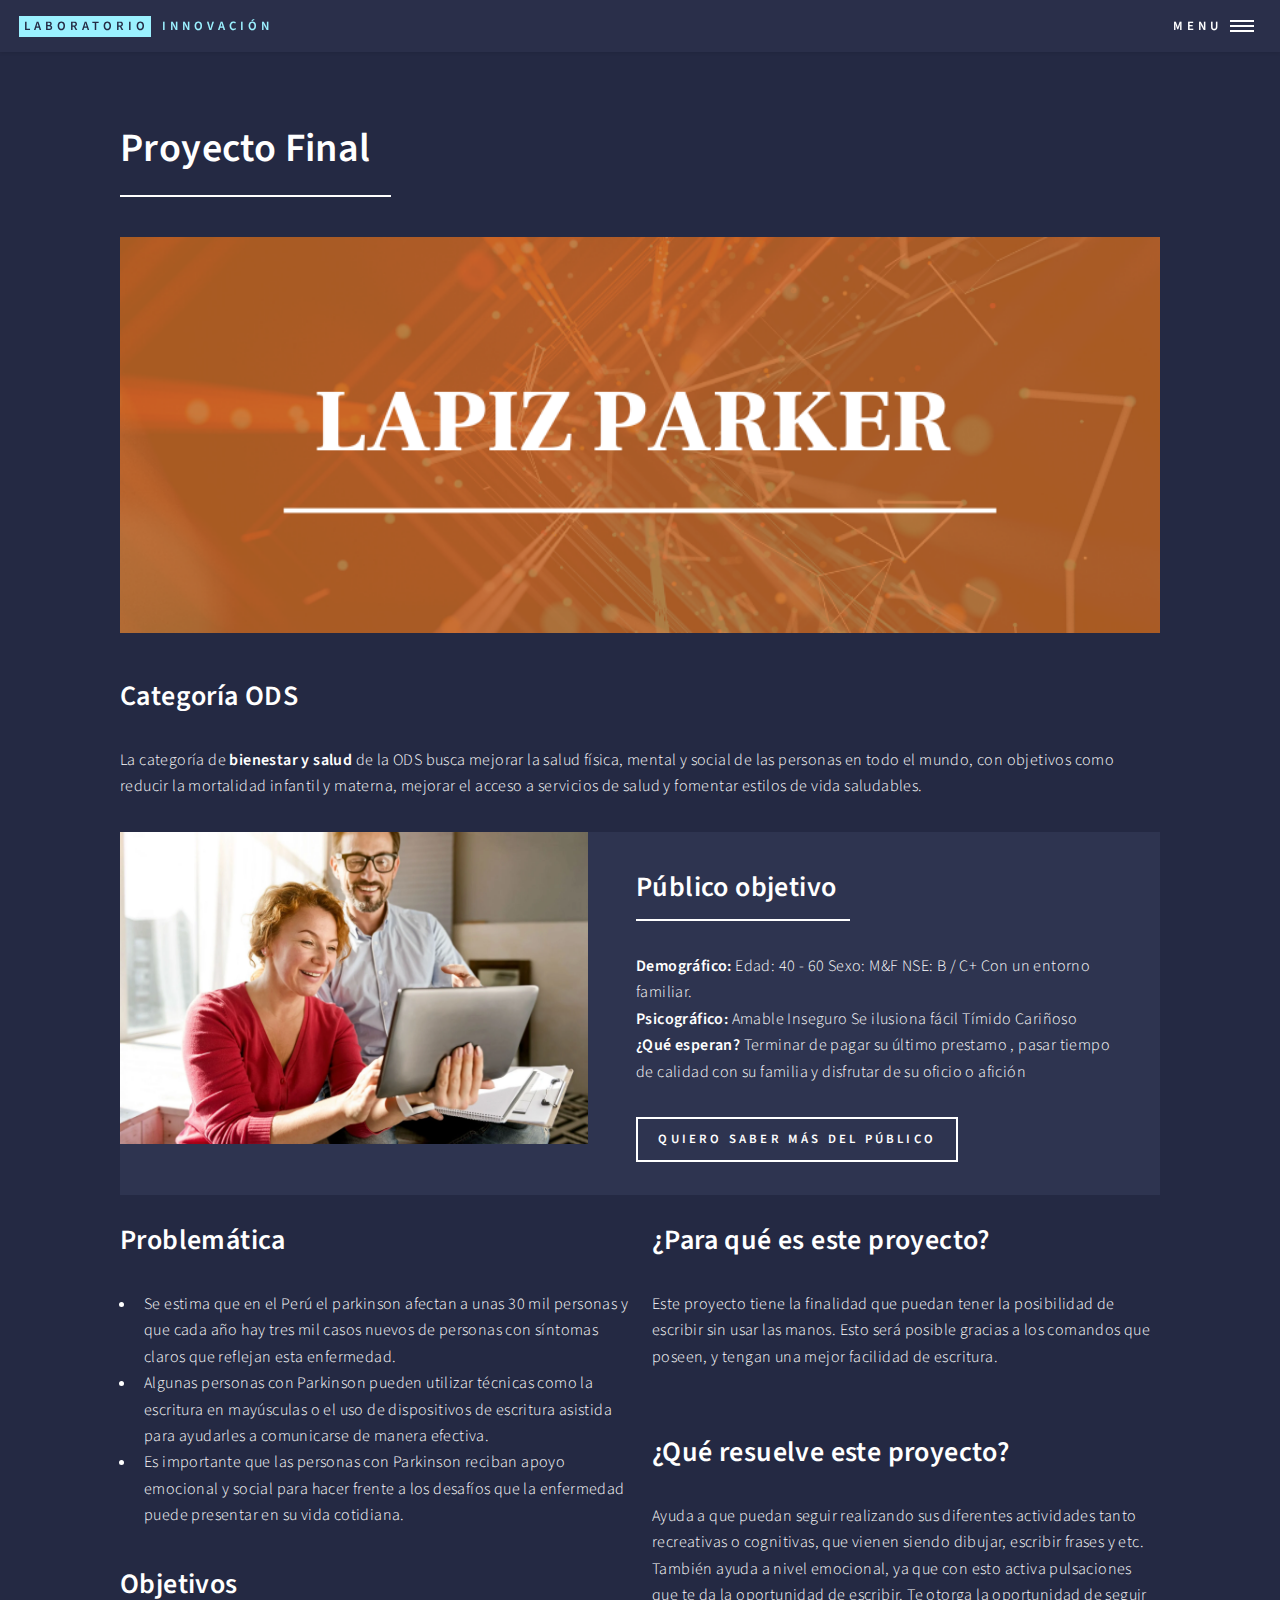
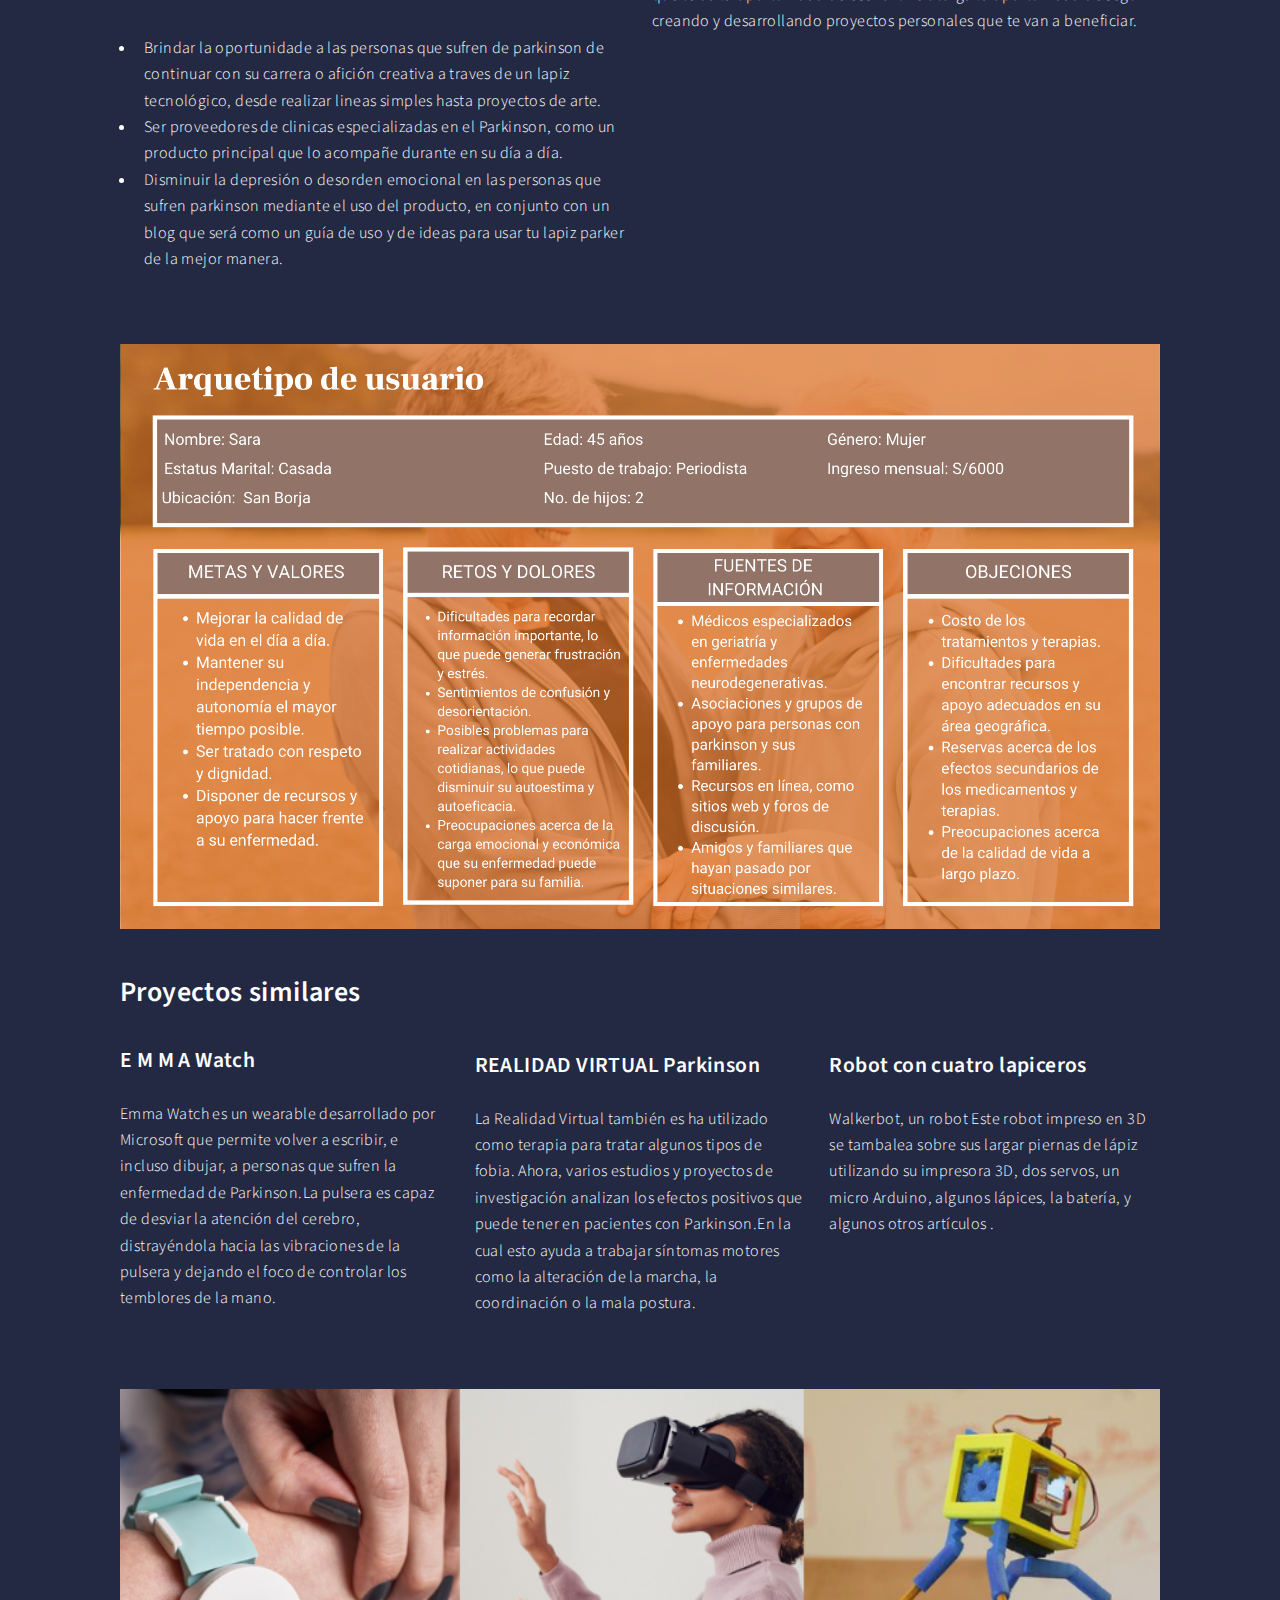
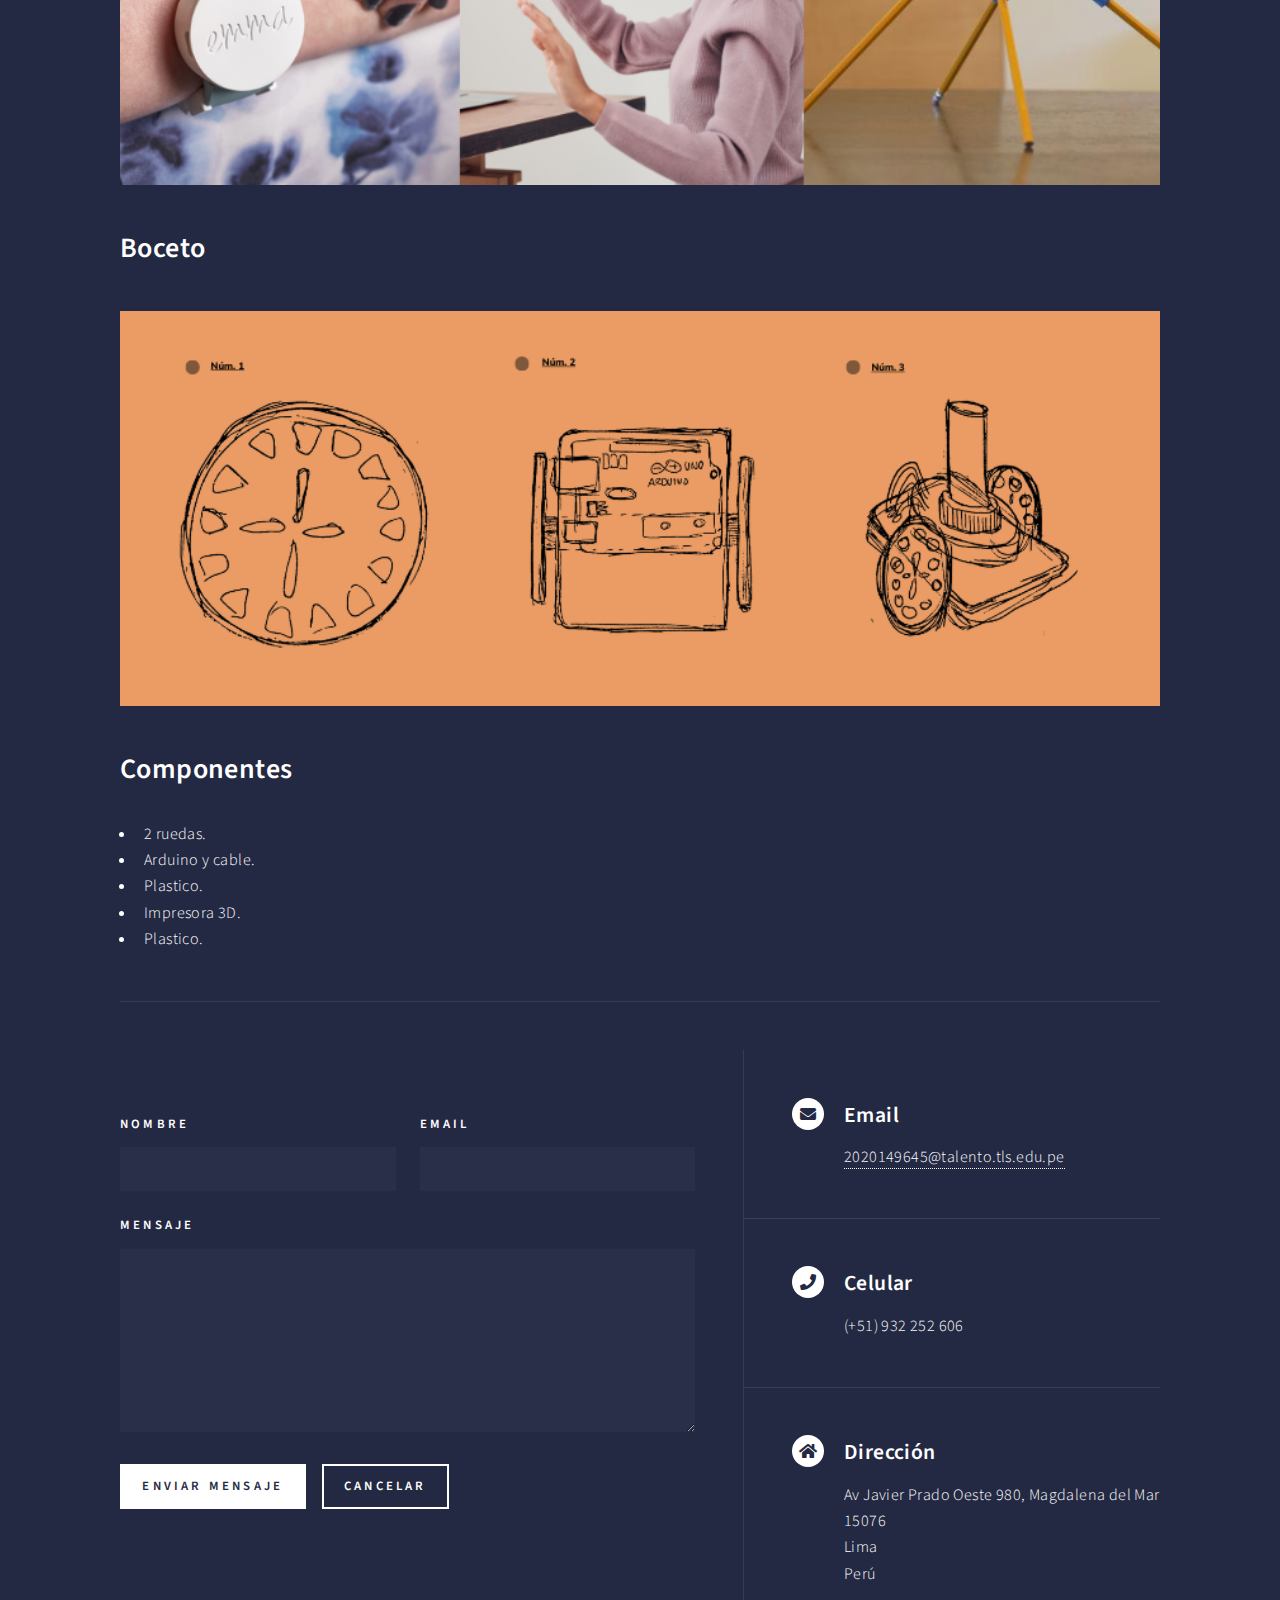
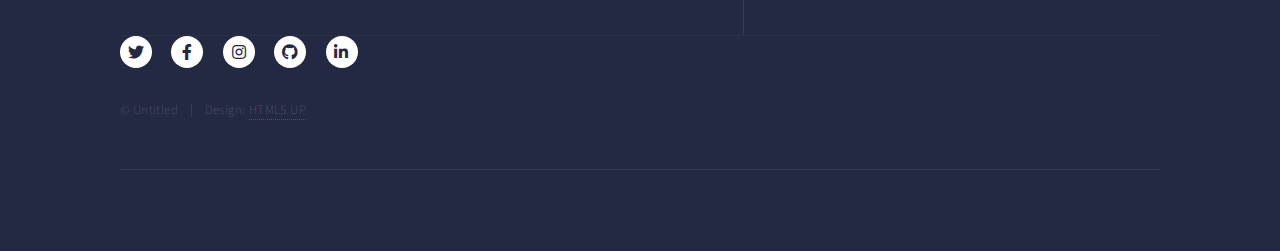
<file: elements.html>
<!DOCTYPE HTML>
<!--
	Forty by HTML5 UP
	html5up.net | @ajlkn
	Free for personal and commercial use under the CCA 3.0 license (html5up.net/license)
-->
<html>
	<head>
		<title>Proyecto Final - Laboratorio de innovación</title>
		<meta charset="utf-8" />
		<meta name="viewport" content="width=device-width, initial-scale=1, user-scalable=no" />
		<link rel="stylesheet" href="assets/css/main.css" />
		<noscript><link rel="stylesheet" href="assets/css/noscript.css" /></noscript>
	</head>
	<body class="is-preload">

		<!-- Wrapper -->
			<div id="wrapper">

				<!-- Header -->
					<header id="header">
						<a href="index.html" class="logo"><strong>LABORATORIO</strong> <span>INNOVACIÓN</span></a>
						<nav>
							<a href="#menu">Menu</a>
						</nav>
					</header>

				<!-- Menu -->
					<nav id="menu">
						<ul class="links">
							<li><a href="index.html">INICIO</a></li>
							<li><a href="landing.html">SOBRE MI</a></li>
							<li><a href="generic.html">BITÁCORA</a></li>
							<li><a href="elements.html">PROYECTO FINAL</a></li>
						</ul>
						<ul class="actions stacked">
							<li><a href="https://www.toulouselautrec.edu.pe/" class="button primary fit">IR A TOULOUSE</a></li>
							<li><a href="landing copy.html" class="button fit">GALERIA</a></li>
						</ul>
					</nav>

				<!-- Main -->
					<div id="main" class="alt">

						<!-- One -->
							<section id="one">
								<div class="inner">
									<header class="major">
										<h1>Proyecto Final</h1>
									</header>

									<span class="image main"><img src="images/LAPIZ.png" alt="" /></span>

									<!-- Content -->
										<h2 id="content">Categoría  ODS</h2>
										<p>La categoría de <b>bienestar y salud</b> de la ODS busca mejorar la salud física, mental y social de las personas en todo el mundo, con objetivos como reducir la mortalidad infantil y materna, mejorar el acceso a servicios de salud y fomentar estilos de vida saludables.</p>
									<div class="col-6 col-12-small">

												<section id="two" class="spotlights">												<section>
													<a href="generic.html" class="image">
														<img src="images/gene2.webp" alt="" data-position="center center" />
													</a>
													<div class="content">
														<div class="inner">
															<header class="major">
																<h2>Público objetivo</h2>
															</header>
															<p><b>Demográfico:</b>
																Edad: 40 - 60
																Sexo: M&F
																NSE: B / C+
																Con un entorno familiar.
															<br><b>Psicográfico:</b>
															Amable
															Inseguro
															Se ilusiona fácil
															Tímido
															Cariñoso
														    <br><b>¿Qué esperan?</b>
															Terminar de pagar su último prestamo
															, pasar tiempo de calidad con su familia
															y disfrutar de su oficio o afición</p>
															<ul class="actions">
																<li><a href="https://www.ipsos.com/es-pe/generaciones-en-el-peru-2022" class="button">Quiero saber más del público</a></li>
															</ul>
														</div>
													</div>
												</section>							
											</div>

											<h3> </h3>
											<div class="row">
												<div class="col-6 col-12-small">

													<h2>Problemática</h2>
													<ul>
														<li>Se estima que en el Perú el parkinson afectan a unas 30 mil personas y que cada año hay tres mil casos nuevos de personas con síntomas claros que reflejan esta enfermedad.</li>
														<li>Algunas personas con Parkinson pueden utilizar técnicas como la escritura en mayúsculas o el uso de dispositivos de escritura asistida para ayudarles a comunicarse de manera efectiva.</li>
														<li>Es importante que las personas con Parkinson reciban apoyo emocional y social para hacer frente a los desafíos que la enfermedad puede presentar en su vida cotidiana.</li>
													</ul>


													<h2>Objetivos</h2>
													<ul>
														<li>Brindar la oportunidade a las personas que sufren de parkinson de continuar con su carrera o afición creativa a traves de un lapiz tecnológico, desde realizar lineas simples hasta proyectos de arte.</li>
														<li>Ser proveedores de clinicas especializadas en el Parkinson, como un producto principal que lo acompañe durante en su día a día.</li>
														<li>Disminuir la depresión o desorden emocional en las personas que sufren parkinson mediante el uso del producto, en conjunto con un blog que será como un guía de uso y de ideas para usar tu lapiz parker de la mejor manera.</li>
													</ul>

												</div>

											<div class="col-6 col-12-small">
												<h2>¿Para qué es este proyecto?</h2>
												
												<p>Este proyecto tiene la finalidad que puedan tener la posibilidad de escribir sin usar las manos.

													Esto será posible gracias a los comandos que poseen, y tengan una mejor facilidad de escritura.</p>
													
													<br><h2>¿Qué resuelve este proyecto?</h2>
													<p>Ayuda a que puedan seguir realizando sus diferentes actividades tanto recreativas o cognitivas, que vienen siendo dibujar, escribir frases y etc.
También ayuda a nivel emocional, ya que con esto activa pulsaciones que te da la oportunidad de escribir.
Te otorga la oportunidad de seguir creando y desarrollando proyectos personales que te van a beneficiar.</p>
											</div>

											<span class="image main"><img src="images/ARQUETIPO.png" alt="" /></span>

											<!-- Break -->
											<div class="col-4 col-12-medium">

												<h2>Proyectos similares</h2>
												
												<h3>E M M A Watch</h3>
												<p>Emma Watch es un wearable desarrollado por Microsoft que permite volver a escribir, e incluso dibujar, a personas que sufren la enfermedad de Parkinson.La pulsera es capaz de desviar la atención del cerebro, distrayéndola hacia las vibraciones de la pulsera y dejando el foco de controlar los temblores de la mano.</p>
											</div>
											<div class="col-4 col-12-medium">
												<BR><BR><BR><h3>REALIDAD VIRTUAL Parkinson</h3>
												<p>La Realidad Virtual también es ha utilizado  como terapia para tratar algunos tipos de fobia. 

													Ahora, varios estudios y proyectos de investigación analizan los efectos positivos que puede tener en pacientes con Parkinson.En la cual esto ayuda a trabajar síntomas motores como la alteración de la marcha, la coordinación o la mala postura.</p>
											</div>
											<div class="col-4 col-12-medium">
												<BR><BR><BR><h3>Robot con cuatro lapiceros</h3>
												<p>Walkerbot, un robot Este robot impreso en 3D  se tambalea sobre sus largar piernas de lápiz utilizando su impresora 3D, dos servos, un micro Arduino, algunos lápices, la batería, y algunos otros artículos .</p>
											</div>
										</div>

										<span class="image main"><img src="images/SIMILARES2.png" alt="" /></span>

										<h2 id="elements">Boceto</h2>
										<span class="image main"><img src="images/BOCETO (1).png" alt="" /></span>

										<h2>Componentes</h2>
													<ul>
														<li>2 ruedas.</li>
														<li>Arduino y cable.</li>
														<li>Plastico.</li>
														<li>Impresora 3D.</li>
														<li>Plastico.</li>
													</ul>

													<hr class="major" />
													<div class="col-6 col-12-small">

                                        <!-- Contact -->
					<section id="contact">
						<div class="inner">
							<section>
								<form method="post" action="#">
									<div class="fields">
										<div class="field half">
											<label for="name">Nombre</label>
											<input type="text" name="name" id="name" />
										</div>
										<div class="field half">
											<label for="email">Email</label>
											<input type="text" name="email" id="email" />
										</div>
										<div class="field">
											<label for="message">Mensaje</label>
											<textarea name="message" id="message" rows="6"></textarea>
										</div>
									</div>
									<ul class="actions">
										<li><input type="submit" value="Enviar mensaje" class="primary" /></li>
										<li><input type="reset" value="Cancelar" /></li>
									</ul>
								</form>
							</section>
							<section class="split">
								<section>
									<div class="contact-method">
										<span class="icon solid alt fa-envelope"></span>
										<h3>Email</h3>
										<a href="https://outlook.office.com/mail/">2020149645@talento.tls.edu.pe</a>
									</div>
								</section>
								<section>
									<div class="contact-method">
										<span class="icon solid alt fa-phone"></span>
										<h3>Celular</h3>
										<span>(+51) 932 252 606</span>
									</div>
								</section>
								<section>
									<div class="contact-method">
										<span class="icon solid alt fa-home"></span>
										<h3>Dirección</h3>
										<span>Av Javier Prado Oeste 980, Magdalena del Mar 15076<br />
										Lima<br />
										Perú</span>
									</div>
								</section>
							</section>
						</div>
					</section>

				<!-- Footer -->
					<footer id="footer">
						<div class="inner">
							<ul class="icons">
								<li><a href="https://twitter.com/" class="icon brands alt fa-twitter"><span class="label">Twitter</span></a></li>
								<li><a href="https://www.facebook.com/" class="icon brands alt fa-facebook-f"><span class="label">Facebook</span></a></li>
								<li><a href="https://www.instagram.com/" class="icon brands alt fa-instagram"><span class="label">Instagram</span></a></li>
								<li><a href="https://github.com/" class="icon brands alt fa-github"><span class="label">GitHub</span></a></li>
								<li><a href="https://www.linkedin.com/" class="icon brands alt fa-linkedin-in"><span class="label">LinkedIn</span></a></li>
							</ul>
							<ul class="copyright">
								<li>&copy; Untitled</li><li>Design: <a href="https://html5up.net">HTML5 UP</a></li>
							</ul>
						</div>
					</footer>

			</div>

		<!-- Scripts -->
			<script src="assets/js/jquery.min.js"></script>
			<script src="assets/js/jquery.scrolly.min.js"></script>
			<script src="assets/js/jquery.scrollex.min.js"></script>
			<script src="assets/js/browser.min.js"></script>
			<script src="assets/js/breakpoints.min.js"></script>
			<script src="assets/js/util.js"></script>
			<script src="assets/js/main.js"></script>






									<hr class="major" />

									<div class="col-6 col-12-small">
									

	</body>
</html>
</file>
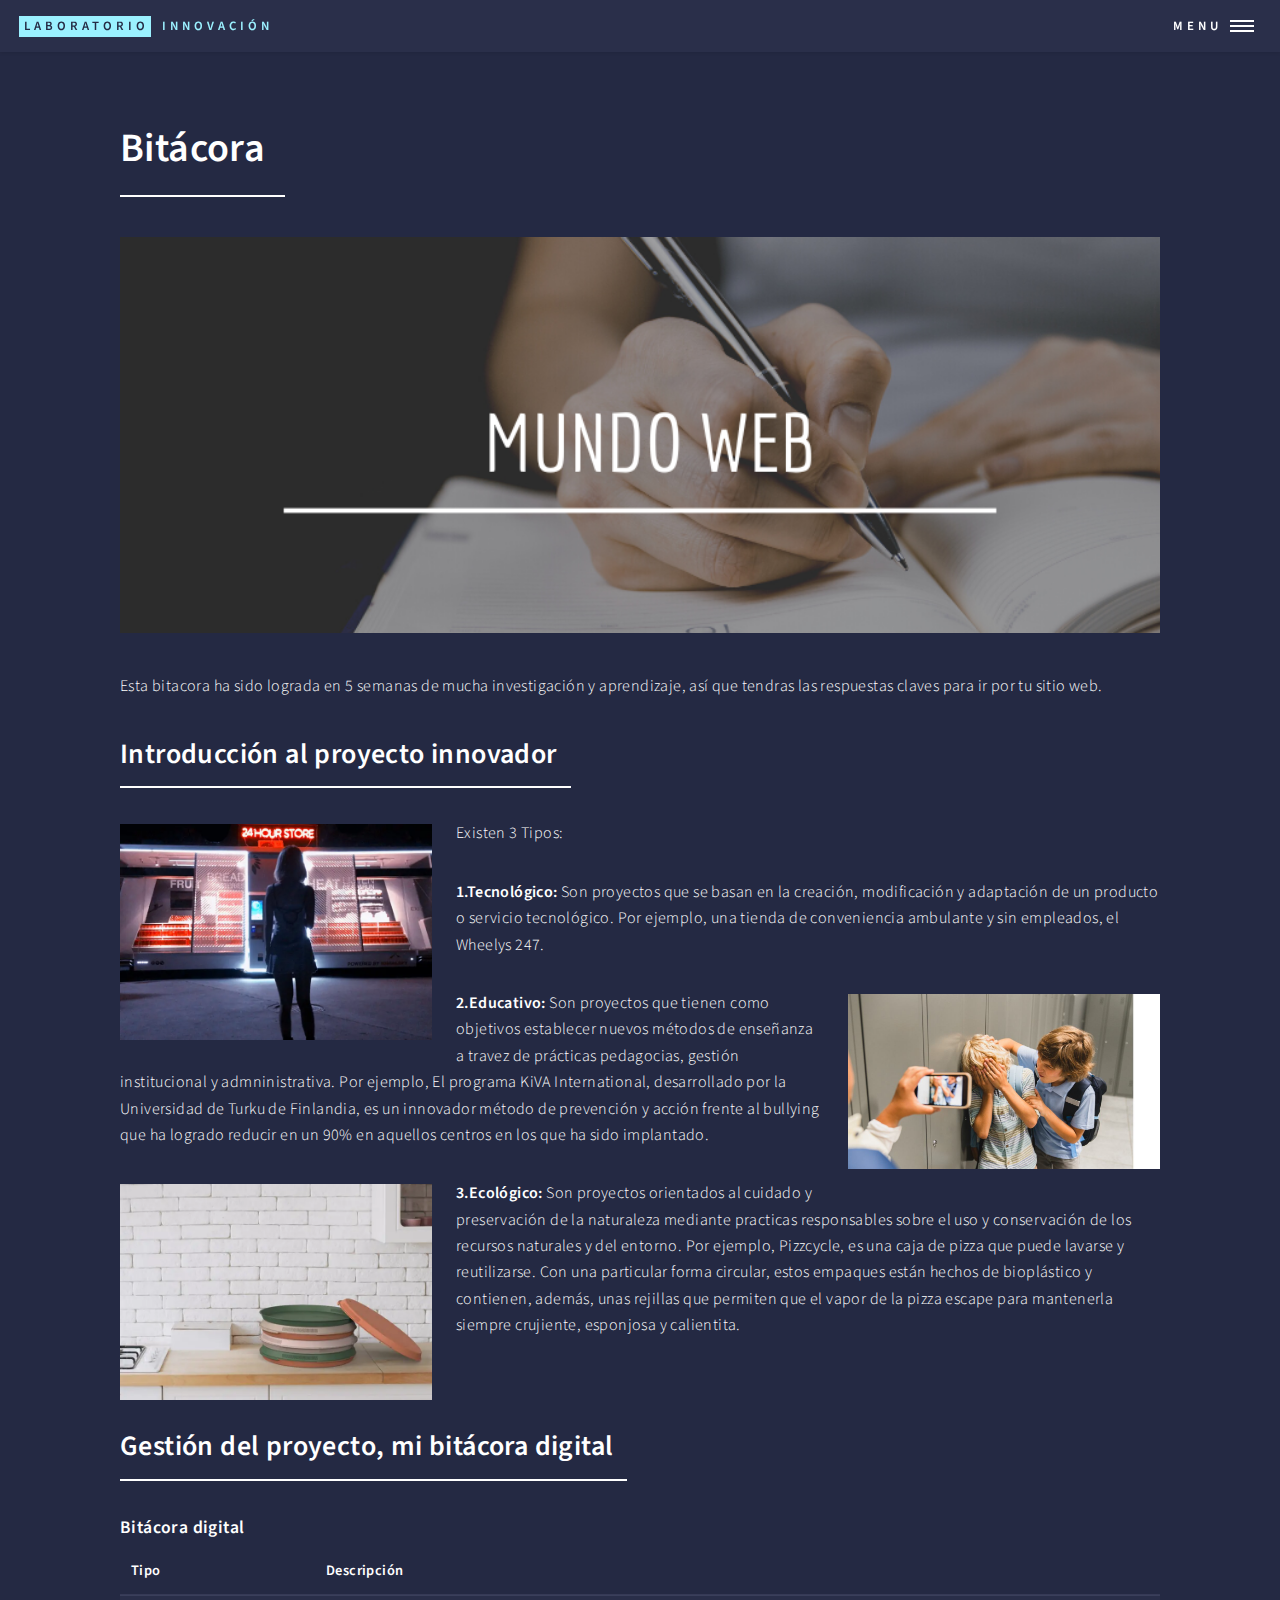
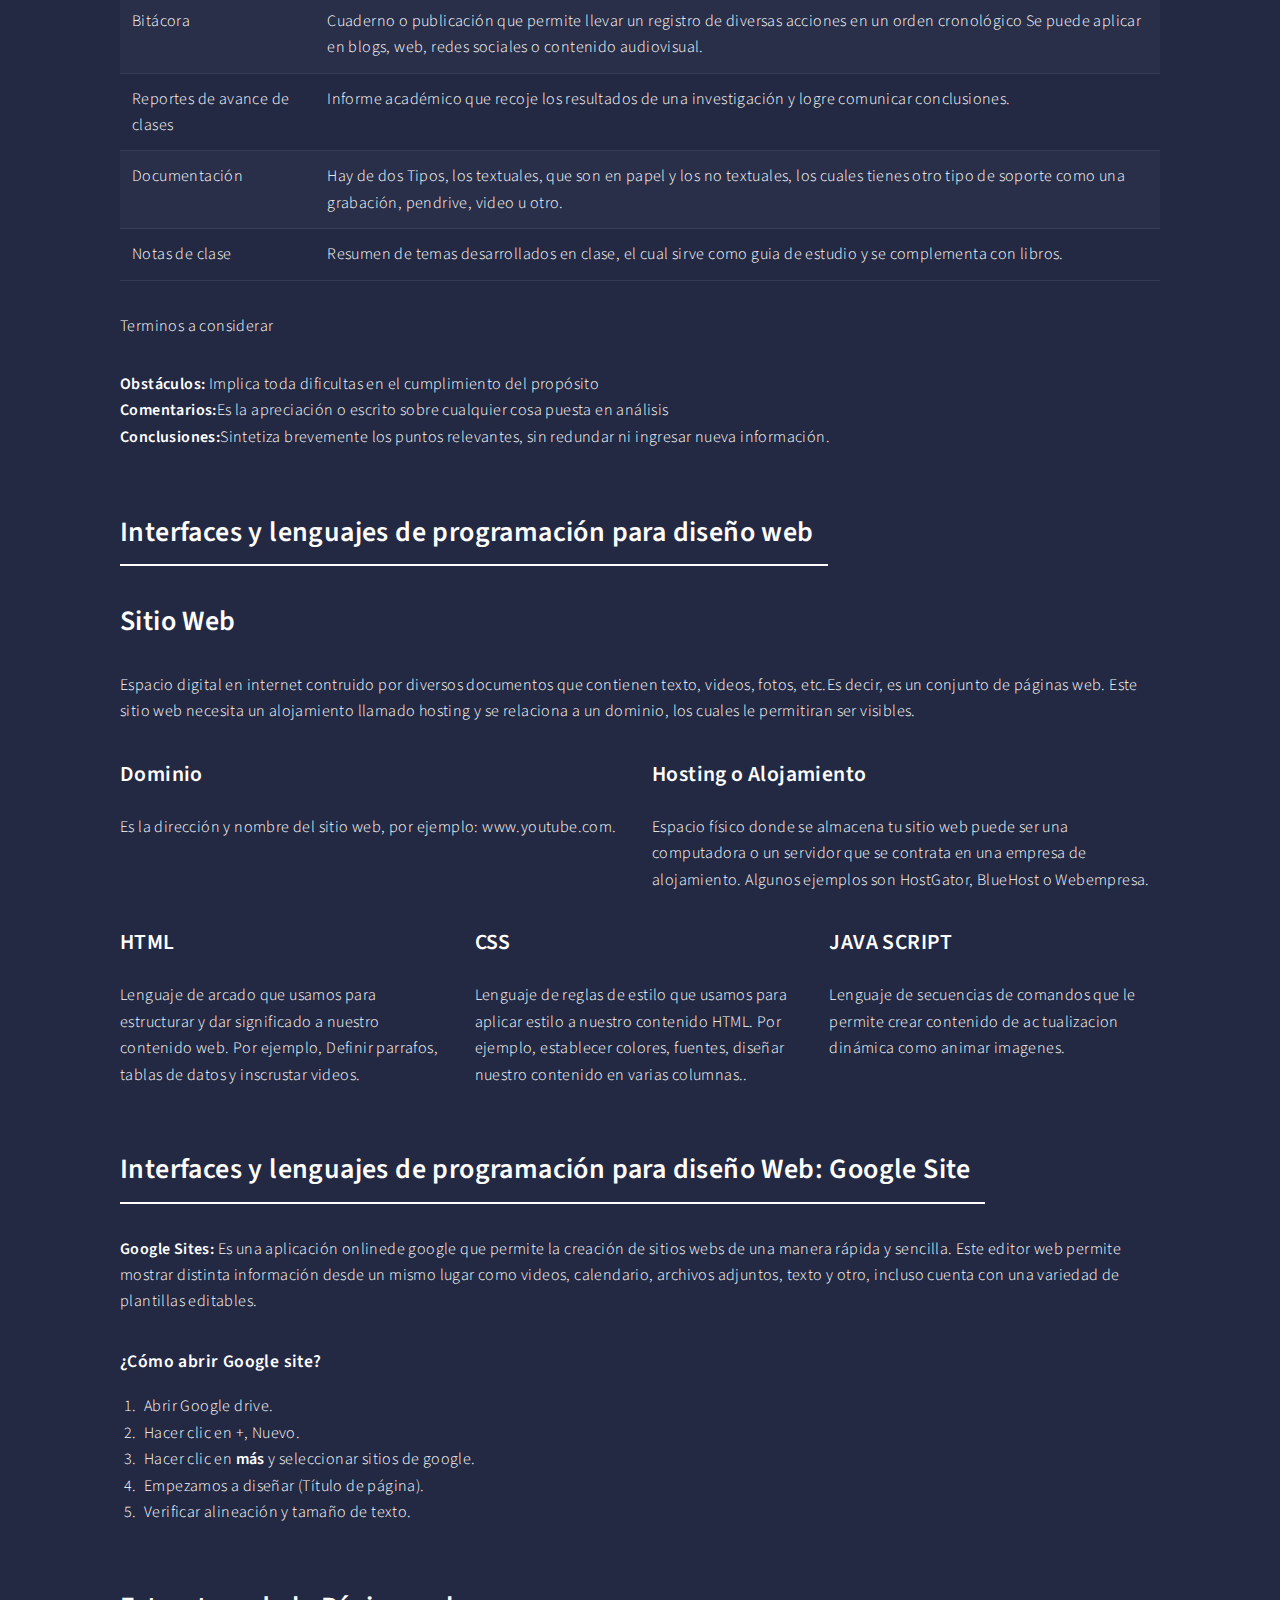
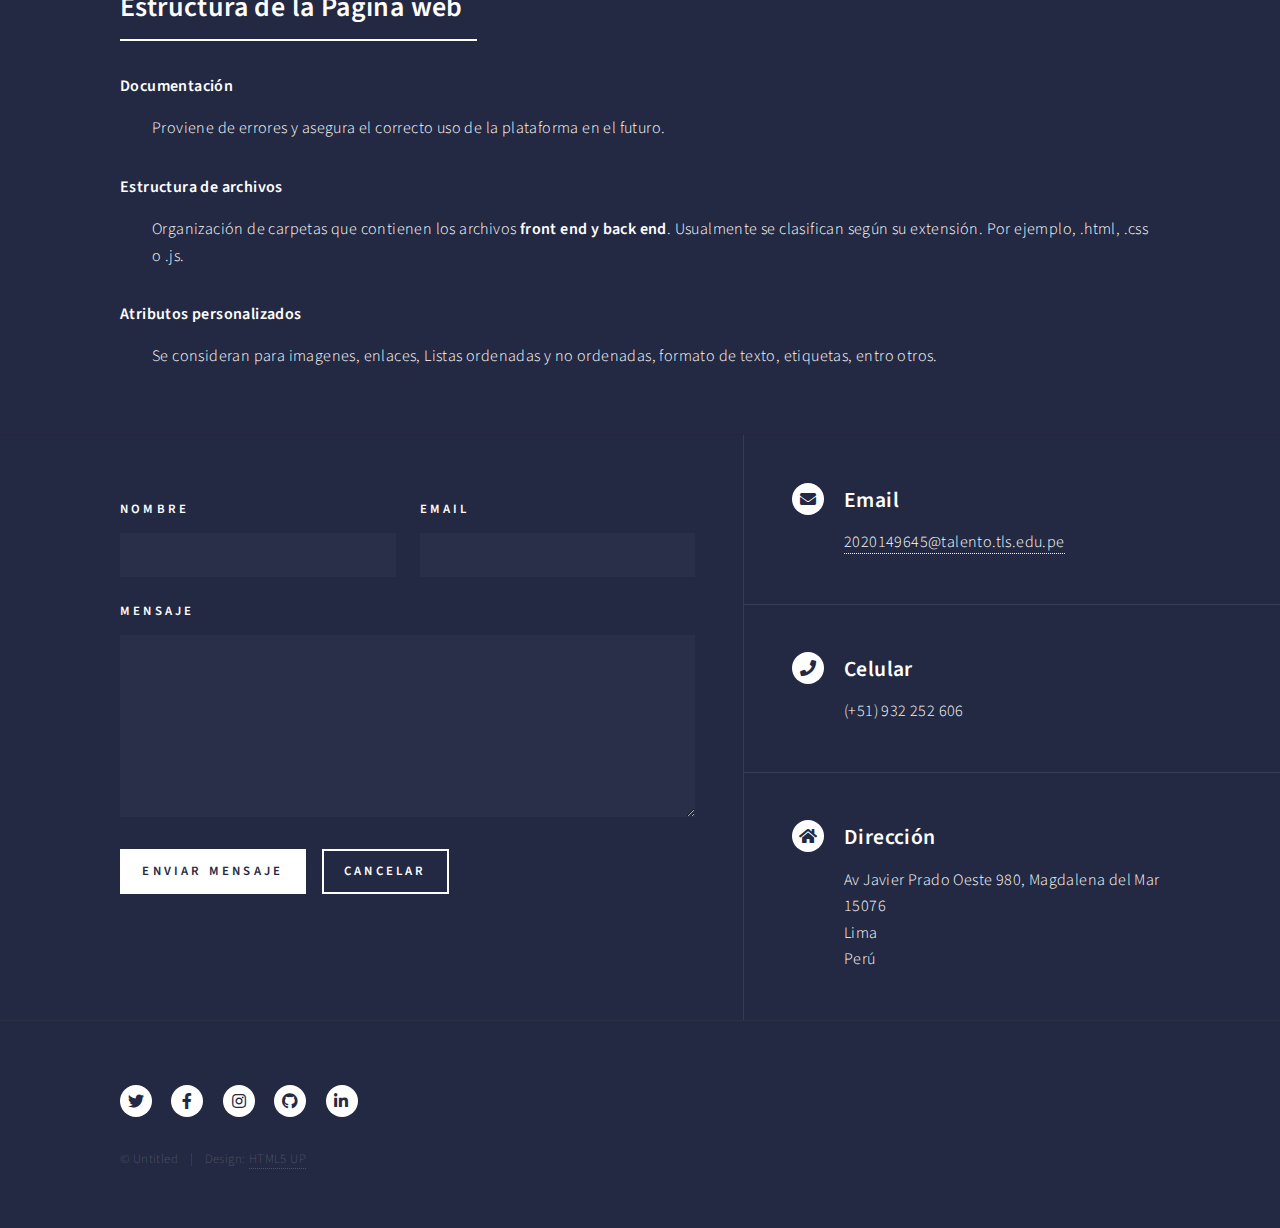
<file: generic.html>
<!DOCTYPE HTML>
<!--
	Forty by HTML5 UP
	html5up.net | @ajlkn
	Free for personal and commercial use under the CCA 3.0 license (html5up.net/license)
-->
<html>
	<head>
		<title>Bitácora - Pagina Web - Laboratorio de innovación</title>
		<meta charset="utf-8" />
		<meta name="viewport" content="width=device-width, initial-scale=1, user-scalable=no" />
		<link rel="stylesheet" href="assets/css/main.css" />
		<noscript><link rel="stylesheet" href="assets/css/noscript.css" /></noscript>
	</head>
	<body class="is-preload">

		<!-- Wrapper -->
			<div id="wrapper">

				<!-- Header -->
					<header id="header">
						<a href="index.html" class="logo"><strong>LABORATORIO</strong> <span>INNOVACIÓN</span></a>
						<nav>
							<a href="#menu">Menu</a>
						</nav>
					</header>

				<!-- Menu -->
					<nav id="menu">
						<ul class="links">
							<li><a href="index.html">INICIO</a></li>
							<li><a href="landing.html">SOBRE MI</a></li>
							<li><a href="generic.html">BITÁCORA</a></li>
							<li><a href="elements.html">PROYECTO FINAL</a></li>
						</ul>
						<ul class="actions stacked">
							<li><a href="https://www.toulouselautrec.edu.pe/" class="button primary fit">IR A TOULOUSE</a></li>
							<li><a href="landing copy.html" class="button fit">GALERIA</a></li>
						</ul>
					</nav>

				<!-- Main -->
					<div id="main" class="alt">

						<!-- One -->
							<section id="one">
								<div class="inner">
									<header class="major">
										<h1>Bitácora</h1>
									</header>
									<span class="image main"><img src="images/mundo.png" alt="" /></span>
									<p>Esta bitacora ha sido lograda en 5 semanas de mucha investigación y aprendizaje, así que tendras las respuestas claves para ir por tu sitio web.</p>
									
									<header class="major">
										<h2>Introducción al proyecto innovador</h2>
									</header>
									<p><span class="image left"><img src="images/PROYECTO TECNOLOGICO.webp" alt="" /></span> <p>Existen 3 Tipos: </p></span><b>1.Tecnológico: </b>Son proyectos que se basan en la creación, modificación y adaptación de un producto o servicio tecnológico. Por ejemplo, una tienda de conveniencia ambulante y sin empleados, el Wheelys 247.</p>
													<p><span class="image right"><img src="images/BULLY.jpg" alt="" /></span><b>2.Educativo: </b>Son proyectos que tienen como objetivos establecer nuevos métodos de enseñanza a travez de prácticas pedagocias, gestión institucional y admninistrativa. Por ejemplo, El programa KiVA International, desarrollado por la Universidad de Turku de Finlandia, es un innovador método de prevención y acción frente al bullying que ha logrado reducir en un 90% en aquellos centros en los que ha sido implantado.</p>

									<p><span class="image left"><img src="images/PIZZA.webp" alt="" /></span><p><b>3.Ecológico: </b>Son proyectos orientados al cuidado y preservación de la naturaleza mediante practicas responsables sobre el uso y conservación de los recursos naturales y del entorno. Por ejemplo, Pizzcycle, es una caja de pizza que puede lavarse y reutilizarse. Con una particular forma circular, estos empaques están hechos de bioplástico y contienen, además, unas rejillas que permiten que el vapor de la pizza escape para mantenerla siempre crujiente, esponjosa y calientita.</p>
									
									<br><br><header class="major">
										<h2>Gestión del proyecto, mi bitácora digital</h2>
									</header>
									
									<h4>Bitácora digital</h4>
													<div class="table-wrapper">
														<table>
															<thead>
																<tr>
																	<th>Tipo</th>
																	<th>Descripción</th>
																</tr>
															</thead>
															<tbody>
																<tr>
																	<td>Bitácora</td>
																	<td>Cuaderno o publicación que permite llevar un registro de diversas acciones en un orden cronológico Se puede aplicar en blogs, web, redes sociales o contenido audiovisual.</td>
																</tr>
																<tr>
																	<td>Reportes de avance de clases</td>
																	<td>Informe académico que recoje los resultados de una investigación y logre comunicar conclusiones.</td>
																</tr>
																<tr>
																	<td>Documentación</td>
																	<td>Hay de dos Tipos, los textuales, que son en papel y los no textuales, los cuales tienes otro tipo de soporte como una grabación, pendrive, video u otro.</td>
																</tr>
																<tr>
																	<td>Notas de clase</td>
																	<td>Resumen de temas desarrollados en clase, el cual sirve como guia de estudio y se complementa con libros.</td>
																</tr>
															</tbody>
															</tfoot>
														</table>
													</div>
                                    <p>Terminos a considerar</p>
								    <p><b>Obstáculos:</b> Implica toda dificultas en el cumplimiento del propósito
									<BR><b>Comentarios:</b>Es la apreciación o escrito sobre cualquier cosa puesta en análisis
									<BR><b>Conclusiones:</b>Sintetiza brevemente los puntos relevantes, sin redundar ni ingresar nueva información.</p>
									
									<br><header class="major">
										<h2>Interfaces y lenguajes de programación para diseño web</h2>
									</header>

									<h2 id="content">Sitio Web</h2>
									<p>Espacio digital en internet contruido por diversos documentos que contienen texto, videos, fotos, etc.Es decir, es un conjunto de páginas web. Este sitio web necesita un alojamiento llamado hosting y se relaciona a un dominio, los cuales le permitiran ser visibles.</p>
									<div class="row">
										<div class="col-6 col-12-small">
											<h3>Dominio</h3>
											<p>Es la dirección y nombre del sitio web, por ejemplo: www.youtube.com.</p>
										</div>
										<div class="col-6 col-12-small">
											<h3>Hosting o Alojamiento</h3>
											<p>Espacio físico donde se almacena tu sitio web puede ser una computadora o un servidor que se contrata en una empresa de alojamiento. Algunos ejemplos son HostGator, BlueHost o Webempresa.</p>
										</div>
										<!-- Break -->
										<div class="col-4 col-12-medium">
											<h3>HTML</h3>
											<p>Lenguaje de arcado que usamos para estructurar y dar significado a nuestro contenido web. Por ejemplo, Definir parrafos, tablas de datos y inscrustar videos.</p>
										</div>
										<div class="col-4 col-12-medium">
											<h3>CSS</h3>
											<p>Lenguaje de reglas de estilo que usamos para aplicar estilo a nuestro contenido HTML. Por ejemplo, establecer colores, fuentes, diseñar nuestro contenido en varias columnas..</p>
										</div>
										<div class="col-4 col-12-medium">
											<h3>JAVA SCRIPT</h3>
											<p>Lenguaje de secuencias de comandos que le permite crear contenido de ac tualizacion dinámica como animar imagenes.</p>
										</div>
									</div>

									<br><header class="major">
										<h2>Interfaces y lenguajes de programación para diseño Web: Google Site</h2>
									</header>
                                    <p><b>Google Sites:</b> Es una aplicación onlinede google que permite la creación de sitios webs de una manera rápida y sencilla. Este editor web permite mostrar distinta información desde un mismo lugar como videos, calendario, archivos adjuntos, texto y otro, incluso cuenta con una variedad de plantillas editables.</p>
									
									<h4>¿Cómo abrir Google site?</h4>
									<ol>
										<li>Abrir Google drive.</li>
										<li>Hacer clic en +, Nuevo.</li>
										<li>Hacer clic en <b>más</b> y seleccionar sitios de google.</li>
										<li>Empezamos a diseñar (Título de página).</li>
										<li>Verificar alineación y tamaño de texto.</li>
									</ol>

									<br><header class="major">
										<h2>Estructura de la Página web</h2>
									</header>

								<dl>
									<dt>Documentación</dt>
									<dd>
										<p>Proviene de errores y asegura el correcto uso de la plataforma en el futuro.</p>
									</dd>
									<dt>Estructura de archivos</dt>
									<dd>
										<p>Organización de carpetas que contienen los archivos <b>front end y back end</b>. Usualmente se clasifican según su extensión. Por ejemplo, .html, .css o .js.</p>
									</dd>
									<dt>Atributos personalizados</dt>
									<dd>
										<p>Se consideran para imagenes, enlaces, Listas ordenadas y no ordenadas, formato de texto, etiquetas, entro otros.</p>
									</dd>
								</dl>

								</div>
							</section>

					</div>

				<!-- Contact -->
					<section id="contact">
						<div class="inner">
							<section>
								<form method="post" action="#">
									<div class="fields">
										<div class="field half">
											<label for="name">Nombre</label>
											<input type="text" name="name" id="name" />
										</div>
										<div class="field half">
											<label for="email">Email</label>
											<input type="text" name="email" id="email" />
										</div>
										<div class="field">
											<label for="message">Mensaje</label>
											<textarea name="message" id="message" rows="6"></textarea>
										</div>
									</div>
									<ul class="actions">
										<li><input type="submit" value="Enviar mensaje" class="primary" /></li>
										<li><input type="reset" value="Cancelar" /></li>
									</ul>
								</form>
							</section>
							<section class="split">
								<section>
									<div class="contact-method">
										<span class="icon solid alt fa-envelope"></span>
										<h3>Email</h3>
										<a href="https://outlook.office.com/mail/">2020149645@talento.tls.edu.pe</a>									</div>
								</section>
								<section>
									<div class="contact-method">
										<span class="icon solid alt fa-phone"></span>
										<h3>Celular</h3>
										<span>(+51) 932 252 606</span>
									</div>
								</section>
								<section>
									<div class="contact-method">
										<span class="icon solid alt fa-home"></span>
										<h3>Dirección</h3>
										<span>Av Javier Prado Oeste 980, Magdalena del Mar 15076<br />
										Lima<br />
										Perú</span>
									</div>
								</section>
							</section>
						</div>
					</section>

				<!-- Footer -->
					<footer id="footer">
						<div class="inner">
							<ul class="icons">
								<li><a href="https://twitter.com/" class="icon brands alt fa-twitter"><span class="label">Twitter</span></a></li>
								<li><a href="https://www.facebook.com/" class="icon brands alt fa-facebook-f"><span class="label">Facebook</span></a></li>
								<li><a href="https://www.instagram.com/" class="icon brands alt fa-instagram"><span class="label">Instagram</span></a></li>
								<li><a href="https://github.com/" class="icon brands alt fa-github"><span class="label">GitHub</span></a></li>
								<li><a href="https://www.linkedin.com/" class="icon brands alt fa-linkedin-in"><span class="label">LinkedIn</span></a></li>
							</ul>
							<ul class="copyright">
								<li>&copy; Untitled</li><li>Design: <a href="https://html5up.net">HTML5 UP</a></li>
							</ul>
						</div>
					</footer>

			</div>

		<!-- Scripts -->
			<script src="assets/js/jquery.min.js"></script>
			<script src="assets/js/jquery.scrolly.min.js"></script>
			<script src="assets/js/jquery.scrollex.min.js"></script>
			<script src="assets/js/browser.min.js"></script>
			<script src="assets/js/breakpoints.min.js"></script>
			<script src="assets/js/util.js"></script>
			<script src="assets/js/main.js"></script>

	</body>
</html>
</file>
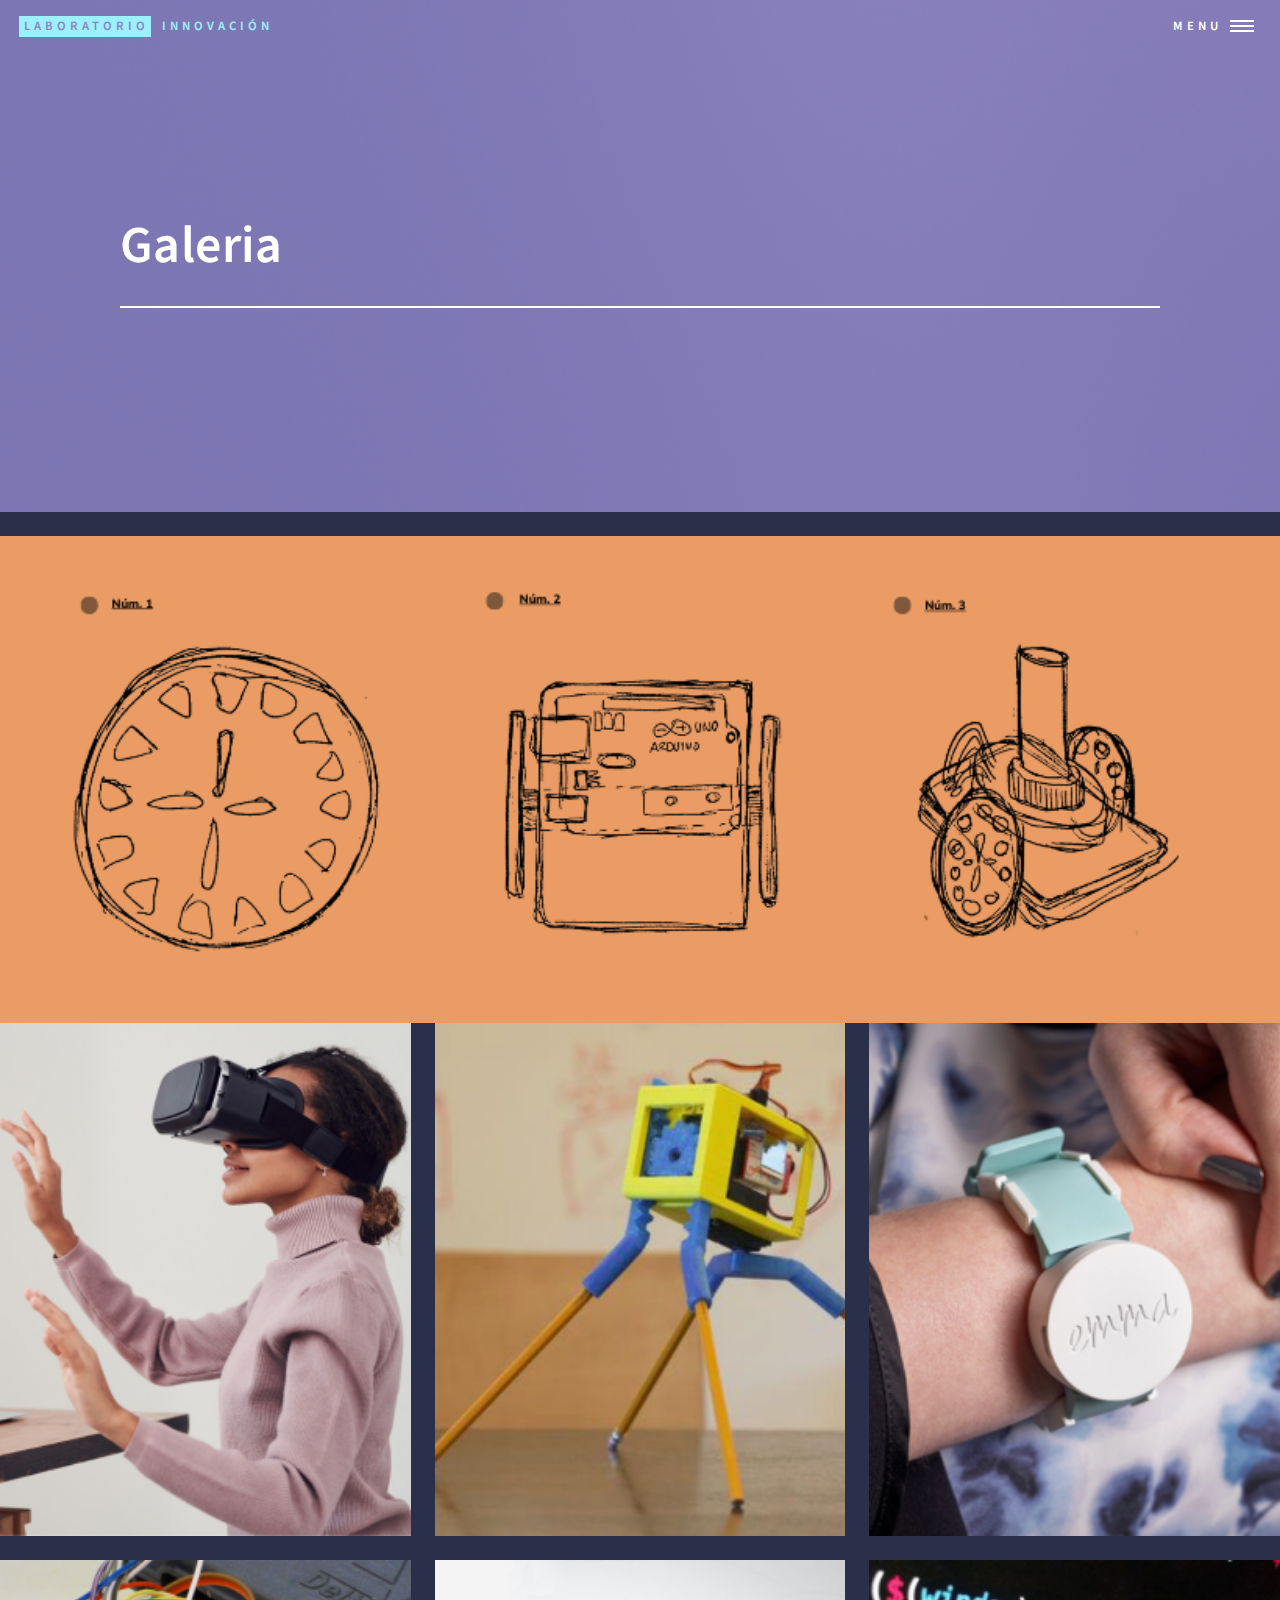
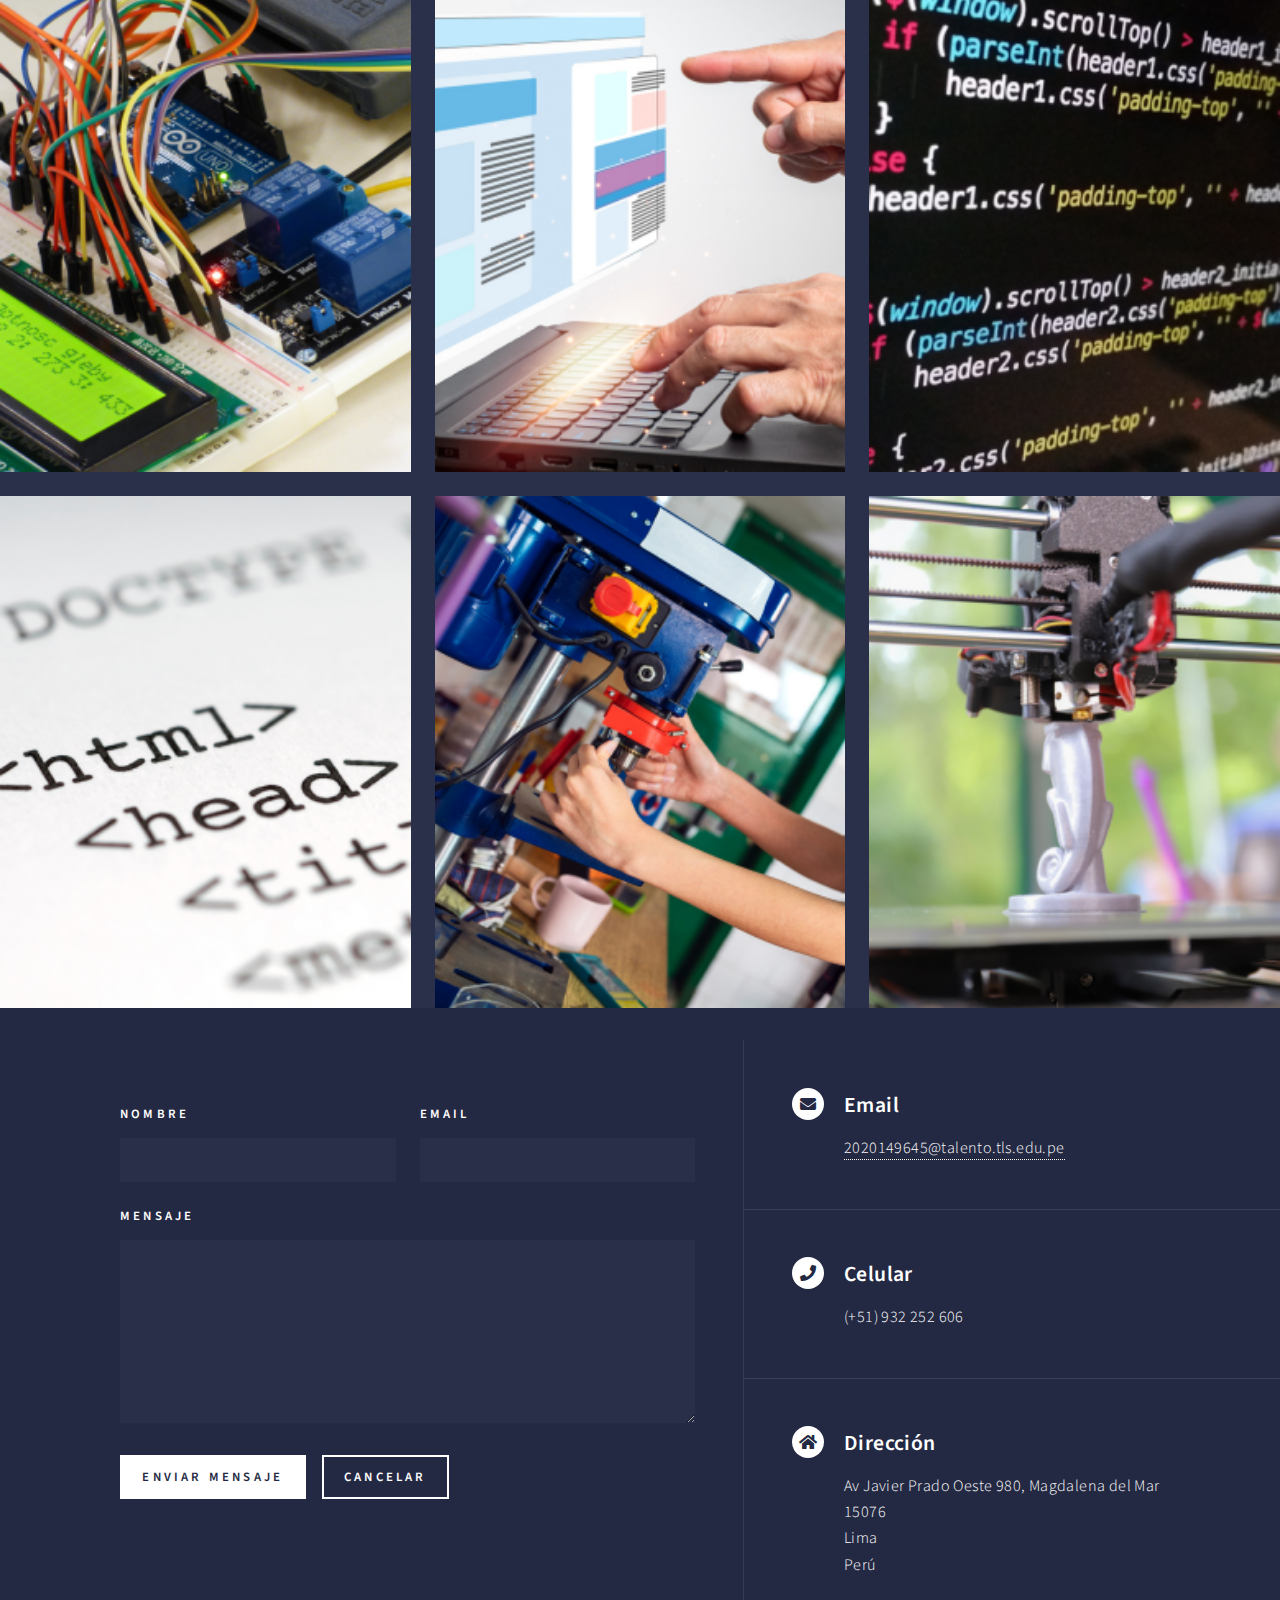
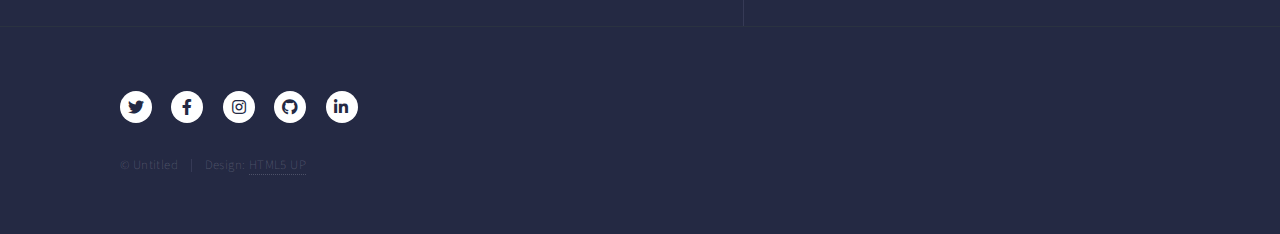
<file: landing copy.html>
<!DOCTYPE HTML>
<!--
	Forty by HTML5 UP
	html5up.net | @ajlkn
	Free for personal and commercial use under the CCA 3.0 license (html5up.net/license)
-->
<html>
	<head>
		<title>SOBRE MI - LABORATORIO DE INNOVACIÓN</title>
		<meta charset="utf-8" />
		<meta name="viewport" content="width=device-width, initial-scale=1, user-scalable=no" />
		<link rel="stylesheet" href="assets/css/main.css" />
		<noscript><link rel="stylesheet" href="assets/css/noscript.css" /></noscript>
	</head>
	<body class="is-preload">

		<!-- Wrapper -->
			<div id="wrapper">

				<!-- Header -->
				<!-- Note: The "styleN" class below should match that of the banner element. -->
					<header id="header" class="alt style2">
						<a href="index.html" class="logo"><strong>LABORATORIO</strong> <span>INNOVACIÓN</span></a>
						<nav>
							<a href="#menu">Menu</a>
						</nav>
					</header>

				<!-- Menu -->
					<nav id="menu">
						<ul class="links">
							<li><a href="index.html">INICIO</a></li>
							<li><a href="landing.html">SOBRE MI</a></li>
							<li><a href="generic.html">BITÁCORA</a></li>
							<li><a href="elements.html">PROYECTO FINAL</a></li>
						</ul>
						<ul class="actions stacked">
							<li><a href="https://www.toulouselautrec.edu.pe/" class="button primary fit">IR A TOULOUSE</a></li>
							<li><a href="landing copy.html" class="button fit">GALERIA</a></li>
						</ul>
					</nav>

				<!-- Banner -->
				<!-- Note: The "styleN" class below should match that of the header element. -->
					<section id="banner" class="style2">
						<div class="inner">
							<span class="image">
								<img src="images/pic07.jpg" alt="" />
							</span>
							<header class="major">
								<h1>Galeria</h1>
							</header>
							<div class="content">
								<p> </p>
							</div>
						</div>
					</section>

				<!-- Main -->
					<div id="main">


						<!-- Three -->
						<section>
	
							<div class="box alt">
								<div class="row gtr-uniform">
								<div class="col-12">
									<span class="image fit"><img src="images/BOCETO (1).png" alt="" /></span>
								</div>
	
							</div>
							<div class="box alt">
								<div class="row gtr-uniform">
							
									<div class="col-4"><span class="image fit"><img src="images/GALERIA1.png" alt=""></span></div>
									<div class="col-4"><span class="image fit"><img src="images/GALERIA2.png" alt=""></span></div>
									<div class="col-4"><span class="image fit"><img src="images/GALERIA.png" alt=""></span></div>
									<div class="col-4"><span class="image fit"><img src="images/GAL3.png" alt=""></span></div>
									<div class="col-4"><span class="image fit"><img src="images/GAL4.png" alt=""></span></div>
									<div class="col-4"><span class="image fit"><img src="images/GAL5.png" alt=""></span></div>
									<div class="col-4"><span class="image fit"><img src="images/GAL6.png" alt=""></span></div>
									<div class="col-4"><span class="image fit"><img src="images/GAL7.png" alt=""></span></div>
									<div class="col-4"><span class="image fit"><img src="images/GAL9.png" alt=""></span></div>
								</div>
							</div>
						</section>

					</div>

				<!-- Contact -->
					<section id="contact">
						<div class="inner">
							<section>
								<form method="post" action="#">
									<div class="fields">
										<div class="field half">
											<label for="name">Nombre</label>
											<input type="text" name="name" id="name" />
										</div>
										<div class="field half">
											<label for="email">Email</label>
											<input type="text" name="email" id="email" />
										</div>
										<div class="field">
											<label for="message">Mensaje</label>
											<textarea name="message" id="message" rows="6"></textarea>
										</div>
									</div>
									<ul class="actions">
										<li><input type="submit" value="Enviar mensaje" class="primary" /></li>
										<li><input type="reset" value="Cancelar" /></li>
									</ul>
								</form>
							</section>
							<section class="split">
								<section>
									<div class="contact-method">
										<span class="icon solid alt fa-envelope"></span>
										<h3>Email</h3>
										<a href="https://outlook.office.com/mail/">2020149645@talento.tls.edu.pe</a>
									</div>
								</section>
								<section>
									<div class="contact-method">
										<span class="icon solid alt fa-phone"></span>
										<h3>Celular</h3>
										<span>(+51) 932 252 606</span>
									</div>
								</section>
								<section>
									<div class="contact-method">
										<span class="icon solid alt fa-home"></span>
										<h3>Dirección</h3>
										<span>Av Javier Prado Oeste 980, Magdalena del Mar 15076<br />
										Lima<br />
										Perú</span>
									</div>
								</section>
							</section>
						</div>
					</section>

				<!-- Footer -->
					<footer id="footer">
						<div class="inner">
							<ul class="icons">
								<li><a href="https://twitter.com/" class="icon brands alt fa-twitter"><span class="label">Twitter</span></a></li>
								<li><a href="https://www.facebook.com/" class="icon brands alt fa-facebook-f"><span class="label">Facebook</span></a></li>
								<li><a href="https://www.instagram.com/" class="icon brands alt fa-instagram"><span class="label">Instagram</span></a></li>
								<li><a href="https://github.com/" class="icon brands alt fa-github"><span class="label">GitHub</span></a></li>
								<li><a href="https://www.linkedin.com/" class="icon brands alt fa-linkedin-in"><span class="label">LinkedIn</span></a></li>
							</ul>
							<ul class="copyright">
								<li>&copy; Untitled</li><li>Design: <a href="https://html5up.net">HTML5 UP</a></li>
							</ul>
						</div>
					</footer>

			</div>

		<!-- Scripts -->
			<script src="assets/js/jquery.min.js"></script>
			<script src="assets/js/jquery.scrolly.min.js"></script>
			<script src="assets/js/jquery.scrollex.min.js"></script>
			<script src="assets/js/browser.min.js"></script>
			<script src="assets/js/breakpoints.min.js"></script>
			<script src="assets/js/util.js"></script>
			<script src="assets/js/main.js"></script>

	</body>
</html>
</file>
<file: assets/css/noscript.css>
/*
	Forty by HTML5 UP
	html5up.net | @ajlkn
	Free for personal and commercial use under the CCA 3.0 license (html5up.net/license)
*/

/* Banner */

	body.is-preload #banner:after {
		opacity: 0.85;
	}

	body.is-preload #banner > .inner {
		-moz-filter: none;
		-webkit-filter: none;
		-ms-filter: none;
		filter: none;
		-moz-transform: none;
		-webkit-transform: none;
		-ms-transform: none;
		transform: none;
		opacity: 1;
	}
</file>
<file: assets/css/main.css>
@import url(fontawesome-all.min.css);
@import url("https://fonts.googleapis.com/css?family=Source+Sans+Pro:300,300italic,600,600italic");

/*
	Forty by HTML5 UP
	html5up.net | @ajlkn
	Free for personal and commercial use under the CCA 3.0 license (html5up.net/license)
*/

html, body, div, span, applet, object,
iframe, h1, h2, h3, h4, h5, h6, p, blockquote,
pre, a, abbr, acronym, address, big, cite,
code, del, dfn, em, img, ins, kbd, q, s, samp,
small, strike, strong, sub, sup, tt, var, b,
u, i, center, dl, dt, dd, ol, ul, li, fieldset,
form, label, legend, table, caption, tbody,
tfoot, thead, tr, th, td, article, aside,
canvas, details, embed, figure, figcaption,
footer, header, hgroup, menu, nav, output, ruby,
section, summary, time, mark, audio, video {
	margin: 0;
	padding: 0;
	border: 0;
	font-size: 100%;
	font: inherit;
	vertical-align: baseline;}

article, aside, details, figcaption, figure,
footer, header, hgroup, menu, nav, section {
	display: block;}

body {
	line-height: 1;
}

ol, ul {
	list-style: none;
}

blockquote, q {
	quotes: none;
}

	blockquote:before, blockquote:after, q:before, q:after {
		content: '';
		content: none;
	}

table {
	border-collapse: collapse;
	border-spacing: 0;
}

body {
	-webkit-text-size-adjust: none;
}

mark {
	background-color: transparent;
	color: inherit;
}

input::-moz-focus-inner {
	border: 0;
	padding: 0;
}

input, select, textarea {
	-moz-appearance: none;
	-webkit-appearance: none;
	-ms-appearance: none;
	appearance: none;
}

/* Basic */

	@-ms-viewport {
		width: device-width;
	}

	body {
		-ms-overflow-style: scrollbar;
	}

	@media screen and (max-width: 480px) {

		html, body {
			min-width: 320px;
		}

	}

	html {
		box-sizing: border-box;
	}

	*, *:before, *:after {
		box-sizing: inherit;
	}

	body {
		background: #242943;
	}

		body.is-preload *, body.is-preload *:before, body.is-preload *:after {
			-moz-animation: none !important;
			-webkit-animation: none !important;
			-ms-animation: none !important;
			animation: none !important;
			-moz-transition: none !important;
			-webkit-transition: none !important;
			-ms-transition: none !important;
			transition: none !important;
		}

/* Type */

	body, input, select, textarea {
		color: #ffffff;
		font-family: "Source Sans Pro", Helvetica, sans-serif;
		font-size: 17pt;
		font-weight: 300;
		letter-spacing: 0.025em;
		line-height: 1.65;
	}

		@media screen and (max-width: 1680px) {

			body, input, select, textarea {
				font-size: 14pt;
			}

		}

		@media screen and (max-width: 1280px) {

			body, input, select, textarea {
				font-size: 12pt;
			}

		}

		@media screen and (max-width: 360px) {

			body, input, select, textarea {
				font-size: 11pt;
			}

		}

	a {
		-moz-transition: color 0.2s ease-in-out, border-bottom-color 0.2s ease-in-out;
		-webkit-transition: color 0.2s ease-in-out, border-bottom-color 0.2s ease-in-out;
		-ms-transition: color 0.2s ease-in-out, border-bottom-color 0.2s ease-in-out;
		transition: color 0.2s ease-in-out, border-bottom-color 0.2s ease-in-out;
		border-bottom: dotted 1px;
		color: inherit;
		text-decoration: none;
	}

		a:hover {
			border-bottom-color: transparent;
			color: #9bf1ff !important;
		}

		a:active {
			color: #53e3fb !important;
		}

	strong, b {
		color: #ffffff;
		font-weight: 600;
	}

	em, i {
		font-style: italic;
	}

	p {
		margin: 0 0 2em 0;
	}

	h1, h2, h3, h4, h5, h6 {
		color: #ffffff;
		font-weight: 600;
		line-height: 1.65;
		margin: 0 0 1em 0;
	}

		h1 a, h2 a, h3 a, h4 a, h5 a, h6 a {
			color: inherit;
			border-bottom: 0;
		}

	h1 {
		font-size: 2.5em;
	}

	h2 {
		font-size: 1.75em;
	}

	h3 {
		font-size: 1.35em;
	}

	h4 {
		font-size: 1.1em;
	}

	h5 {
		font-size: 0.9em;
	}

	h6 {
		font-size: 0.7em;
	}

	@media screen and (max-width: 736px) {

		h1 {
			font-size: 2em;
		}

		h2 {
			font-size: 1.5em;
		}

		h3 {
			font-size: 1.25em;
		}

	}

	sub {
		font-size: 0.8em;
		position: relative;
		top: 0.5em;
	}

	sup {
		font-size: 0.8em;
		position: relative;
		top: -0.5em;
	}

	blockquote {
		border-left: solid 4px rgba(212, 212, 255, 0.1);
		font-style: italic;
		margin: 0 0 2em 0;
		padding: 0.5em 0 0.5em 2em;
	}

	code {
		background: rgba(212, 212, 255, 0.035);
		font-family: "Courier New", monospace;
		font-size: 0.9em;
		margin: 0 0.25em;
		padding: 0.25em 0.65em;
	}

	pre {
		-webkit-overflow-scrolling: touch;
		font-family: "Courier New", monospace;
		font-size: 0.9em;
		margin: 0 0 2em 0;
	}

		pre code {
			display: block;
			line-height: 1.75;
			padding: 1em 1.5em;
			overflow-x: auto;
		}

	hr {
		border: 0;
		border-bottom: solid 1px rgba(212, 212, 255, 0.1);
		margin: 2em 0;
	}

		hr.major {
			margin: 3em 0;
		}

	.align-left {
		text-align: left;
	}

	.align-center {
		text-align: center;
	}

	.align-right {
		text-align: right;
	}

/* Row */

	.row {
		display: flex;
		flex-wrap: wrap;
		box-sizing: border-box;
		align-items: stretch;
	}

		.row > * {
			box-sizing: border-box;
		}

		.row.gtr-uniform > * > :last-child {
			margin-bottom: 0;
		}

		.row.aln-left {
			justify-content: flex-start;
		}

		.row.aln-center {
			justify-content: center;
		}

		.row.aln-right {
			justify-content: flex-end;
		}

		.row.aln-top {
			align-items: flex-start;
		}

		.row.aln-middle {
			align-items: center;
		}

		.row.aln-bottom {
			align-items: flex-end;
		}

		.row > .imp {
			order: -1;
		}

		.row > .col-1 {
			width: 8.33333%;
		}

		.row > .off-1 {
			margin-left: 8.33333%;
		}

		.row > .col-2 {
			width: 16.66667%;
		}

		.row > .off-2 {
			margin-left: 16.66667%;
		}

		.row > .col-3 {
			width: 25%;
		}

		.row > .off-3 {
			margin-left: 25%;
		}

		.row > .col-4 {
			width: 33.33333%;
		}

		.row > .off-4 {
			margin-left: 33.33333%;
		}

		.row > .col-5 {
			width: 41.66667%;
		}

		.row > .off-5 {
			margin-left: 41.66667%;
		}

		.row > .col-6 {
			width: 50%;
		}

		.row > .off-6 {
			margin-left: 50%;
		}

		.row > .col-7 {
			width: 58.33333%;
		}

		.row > .off-7 {
			margin-left: 58.33333%;
		}

		.row > .col-8 {
			width: 66.66667%;
		}

		.row > .off-8 {
			margin-left: 66.66667%;
		}

		.row > .col-9 {
			width: 75%;
		}

		.row > .off-9 {
			margin-left: 75%;
		}

		.row > .col-10 {
			width: 83.33333%;
		}

		.row > .off-10 {
			margin-left: 83.33333%;
		}

		.row > .col-11 {
			width: 91.66667%;
		}

		.row > .off-11 {
			margin-left: 91.66667%;
		}

		.row > .col-12 {
			width: 100%;
		}

		.row > .off-12 {
			margin-left: 100%;
		}

		.row.gtr-0 {
			margin-top: 0;
			margin-left: 0em;
		}

			.row.gtr-0 > * {
				padding: 0 0 0 0em;
			}

			.row.gtr-0.gtr-uniform {
				margin-top: 0em;
			}

				.row.gtr-0.gtr-uniform > * {
					padding-top: 0em;
				}

		.row.gtr-25 {
			margin-top: 0;
			margin-left: -0.5em;
		}

			.row.gtr-25 > * {
				padding: 0 0 0 0.5em;
			}

			.row.gtr-25.gtr-uniform {
				margin-top: -0.5em;
			}

				.row.gtr-25.gtr-uniform > * {
					padding-top: 0.5em;
				}

		.row.gtr-50 {
			margin-top: 0;
			margin-left: -1em;
		}

			.row.gtr-50 > * {
				padding: 0 0 0 1em;
			}

			.row.gtr-50.gtr-uniform {
				margin-top: -1em;
			}

				.row.gtr-50.gtr-uniform > * {
					padding-top: 1em;
				}

		.row {
			margin-top: 0;
			margin-left: -2em;
		}

			.row > * {
				padding: 0 0 0 2em;
			}

			.row.gtr-uniform {
				margin-top: -2em;
			}

				.row.gtr-uniform > * {
					padding-top: 2em;
				}

		.row.gtr-150 {
			margin-top: 0;
			margin-left: -3em;
		}

			.row.gtr-150 > * {
				padding: 0 0 0 3em;
			}

			.row.gtr-150.gtr-uniform {
				margin-top: -3em;
			}

				.row.gtr-150.gtr-uniform > * {
					padding-top: 3em;
				}

		.row.gtr-200 {
			margin-top: 0;
			margin-left: -4em;
		}

			.row.gtr-200 > * {
				padding: 0 0 0 4em;
			}

			.row.gtr-200.gtr-uniform {
				margin-top: -4em;
			}

				.row.gtr-200.gtr-uniform > * {
					padding-top: 4em;
				}

		@media screen and (max-width: 1680px) {

			.row {
				display: flex;
				flex-wrap: wrap;
				box-sizing: border-box;
				align-items: stretch;
			}

				.row > * {
					box-sizing: border-box;
				}

				.row.gtr-uniform > * > :last-child {
					margin-bottom: 0;
				}

				.row.aln-left {
					justify-content: flex-start;
				}

				.row.aln-center {
					justify-content: center;
				}

				.row.aln-right {
					justify-content: flex-end;
				}

				.row.aln-top {
					align-items: flex-start;
				}

				.row.aln-middle {
					align-items: center;
				}

				.row.aln-bottom {
					align-items: flex-end;
				}

				.row > .imp-xlarge {
					order: -1;
				}

				.row > .col-1-xlarge {
					width: 8.33333%;
				}

				.row > .off-1-xlarge {
					margin-left: 8.33333%;
				}

				.row > .col-2-xlarge {
					width: 16.66667%;
				}

				.row > .off-2-xlarge {
					margin-left: 16.66667%;
				}

				.row > .col-3-xlarge {
					width: 25%;
				}

				.row > .off-3-xlarge {
					margin-left: 25%;
				}

				.row > .col-4-xlarge {
					width: 33.33333%;
				}

				.row > .off-4-xlarge {
					margin-left: 33.33333%;
				}

				.row > .col-5-xlarge {
					width: 41.66667%;
				}

				.row > .off-5-xlarge {
					margin-left: 41.66667%;
				}

				.row > .col-6-xlarge {
					width: 50%;
				}

				.row > .off-6-xlarge {
					margin-left: 50%;
				}

				.row > .col-7-xlarge {
					width: 58.33333%;
				}

				.row > .off-7-xlarge {
					margin-left: 58.33333%;
				}

				.row > .col-8-xlarge {
					width: 66.66667%;
				}

				.row > .off-8-xlarge {
					margin-left: 66.66667%;
				}

				.row > .col-9-xlarge {
					width: 75%;
				}

				.row > .off-9-xlarge {
					margin-left: 75%;
				}

				.row > .col-10-xlarge {
					width: 83.33333%;
				}

				.row > .off-10-xlarge {
					margin-left: 83.33333%;
				}

				.row > .col-11-xlarge {
					width: 91.66667%;
				}

				.row > .off-11-xlarge {
					margin-left: 91.66667%;
				}

				.row > .col-12-xlarge {
					width: 100%;
				}

				.row > .off-12-xlarge {
					margin-left: 100%;
				}

				.row.gtr-0 {
					margin-top: 0;
					margin-left: 0em;
				}

					.row.gtr-0 > * {
						padding: 0 0 0 0em;
					}

					.row.gtr-0.gtr-uniform {
						margin-top: 0em;
					}

						.row.gtr-0.gtr-uniform > * {
							padding-top: 0em;
						}

				.row.gtr-25 {
					margin-top: 0;
					margin-left: -0.5em;
				}

					.row.gtr-25 > * {
						padding: 0 0 0 0.5em;
					}

					.row.gtr-25.gtr-uniform {
						margin-top: -0.5em;
					}

						.row.gtr-25.gtr-uniform > * {
							padding-top: 0.5em;
						}

				.row.gtr-50 {
					margin-top: 0;
					margin-left: -1em;
				}

					.row.gtr-50 > * {
						padding: 0 0 0 1em;
					}

					.row.gtr-50.gtr-uniform {
						margin-top: -1em;
					}

						.row.gtr-50.gtr-uniform > * {
							padding-top: 1em;
						}

				.row {
					margin-top: 0;
					margin-left: -2em;
				}

					.row > * {
						padding: 0 0 0 2em;
					}

					.row.gtr-uniform {
						margin-top: -2em;
					}

						.row.gtr-uniform > * {
							padding-top: 2em;
						}

				.row.gtr-150 {
					margin-top: 0;
					margin-left: -3em;
				}

					.row.gtr-150 > * {
						padding: 0 0 0 3em;
					}

					.row.gtr-150.gtr-uniform {
						margin-top: -3em;
					}

						.row.gtr-150.gtr-uniform > * {
							padding-top: 3em;
						}

				.row.gtr-200 {
					margin-top: 0;
					margin-left: -4em;
				}

					.row.gtr-200 > * {
						padding: 0 0 0 4em;
					}

					.row.gtr-200.gtr-uniform {
						margin-top: -4em;
					}

						.row.gtr-200.gtr-uniform > * {
							padding-top: 4em;
						}

		}

		@media screen and (max-width: 1280px) {

			.row {
				display: flex;
				flex-wrap: wrap;
				box-sizing: border-box;
				align-items: stretch;
			}

				.row > * {
					box-sizing: border-box;
				}

				.row.gtr-uniform > * > :last-child {
					margin-bottom: 0;
				}

				.row.aln-left {
					justify-content: flex-start;
				}

				.row.aln-center {
					justify-content: center;
				}

				.row.aln-right {
					justify-content: flex-end;
				}

				.row.aln-top {
					align-items: flex-start;
				}

				.row.aln-middle {
					align-items: center;
				}

				.row.aln-bottom {
					align-items: flex-end;
				}

				.row > .imp-large {
					order: -1;
				}

				.row > .col-1-large {
					width: 8.33333%;
				}

				.row > .off-1-large {
					margin-left: 8.33333%;
				}

				.row > .col-2-large {
					width: 16.66667%;
				}

				.row > .off-2-large {
					margin-left: 16.66667%;
				}

				.row > .col-3-large {
					width: 25%;
				}

				.row > .off-3-large {
					margin-left: 25%;
				}

				.row > .col-4-large {
					width: 33.33333%;
				}

				.row > .off-4-large {
					margin-left: 33.33333%;
				}

				.row > .col-5-large {
					width: 41.66667%;
				}

				.row > .off-5-large {
					margin-left: 41.66667%;
				}

				.row > .col-6-large {
					width: 50%;
				}

				.row > .off-6-large {
					margin-left: 50%;
				}

				.row > .col-7-large {
					width: 58.33333%;
				}

				.row > .off-7-large {
					margin-left: 58.33333%;
				}

				.row > .col-8-large {
					width: 66.66667%;
				}

				.row > .off-8-large {
					margin-left: 66.66667%;
				}

				.row > .col-9-large {
					width: 75%;
				}

				.row > .off-9-large {
					margin-left: 75%;
				}

				.row > .col-10-large {
					width: 83.33333%;
				}

				.row > .off-10-large {
					margin-left: 83.33333%;
				}

				.row > .col-11-large {
					width: 91.66667%;
				}

				.row > .off-11-large {
					margin-left: 91.66667%;
				}

				.row > .col-12-large {
					width: 100%;
				}

				.row > .off-12-large {
					margin-left: 100%;
				}

				.row.gtr-0 {
					margin-top: 0;
					margin-left: 0em;
				}

					.row.gtr-0 > * {
						padding: 0 0 0 0em;
					}

					.row.gtr-0.gtr-uniform {
						margin-top: 0em;
					}

						.row.gtr-0.gtr-uniform > * {
							padding-top: 0em;
						}

				.row.gtr-25 {
					margin-top: 0;
					margin-left: -0.375em;
				}

					.row.gtr-25 > * {
						padding: 0 0 0 0.375em;
					}

					.row.gtr-25.gtr-uniform {
						margin-top: -0.375em;
					}

						.row.gtr-25.gtr-uniform > * {
							padding-top: 0.375em;
						}

				.row.gtr-50 {
					margin-top: 0;
					margin-left: -0.75em;
				}

					.row.gtr-50 > * {
						padding: 0 0 0 0.75em;
					}

					.row.gtr-50.gtr-uniform {
						margin-top: -0.75em;
					}

						.row.gtr-50.gtr-uniform > * {
							padding-top: 0.75em;
						}

				.row {
					margin-top: 0;
					margin-left: -1.5em;
				}

					.row > * {
						padding: 0 0 0 1.5em;
					}

					.row.gtr-uniform {
						margin-top: -1.5em;
					}

						.row.gtr-uniform > * {
							padding-top: 1.5em;
						}

				.row.gtr-150 {
					margin-top: 0;
					margin-left: -2.25em;
				}

					.row.gtr-150 > * {
						padding: 0 0 0 2.25em;
					}

					.row.gtr-150.gtr-uniform {
						margin-top: -2.25em;
					}

						.row.gtr-150.gtr-uniform > * {
							padding-top: 2.25em;
						}

				.row.gtr-200 {
					margin-top: 0;
					margin-left: -3em;
				}

					.row.gtr-200 > * {
						padding: 0 0 0 3em;
					}

					.row.gtr-200.gtr-uniform {
						margin-top: -3em;
					}

						.row.gtr-200.gtr-uniform > * {
							padding-top: 3em;
						}

		}

		@media screen and (max-width: 980px) {

			.row {
				display: flex;
				flex-wrap: wrap;
				box-sizing: border-box;
				align-items: stretch;
			}

				.row > * {
					box-sizing: border-box;
				}

				.row.gtr-uniform > * > :last-child {
					margin-bottom: 0;
				}

				.row.aln-left {
					justify-content: flex-start;
				}

				.row.aln-center {
					justify-content: center;
				}

				.row.aln-right {
					justify-content: flex-end;
				}

				.row.aln-top {
					align-items: flex-start;
				}

				.row.aln-middle {
					align-items: center;
				}

				.row.aln-bottom {
					align-items: flex-end;
				}

				.row > .imp-medium {
					order: -1;
				}

				.row > .col-1-medium {
					width: 8.33333%;
				}

				.row > .off-1-medium {
					margin-left: 8.33333%;
				}

				.row > .col-2-medium {
					width: 16.66667%;
				}

				.row > .off-2-medium {
					margin-left: 16.66667%;
				}

				.row > .col-3-medium {
					width: 25%;
				}

				.row > .off-3-medium {
					margin-left: 25%;
				}

				.row > .col-4-medium {
					width: 33.33333%;
				}

				.row > .off-4-medium {
					margin-left: 33.33333%;
				}

				.row > .col-5-medium {
					width: 41.66667%;
				}

				.row > .off-5-medium {
					margin-left: 41.66667%;
				}

				.row > .col-6-medium {
					width: 50%;
				}

				.row > .off-6-medium {
					margin-left: 50%;
				}

				.row > .col-7-medium {
					width: 58.33333%;
				}

				.row > .off-7-medium {
					margin-left: 58.33333%;
				}

				.row > .col-8-medium {
					width: 66.66667%;
				}

				.row > .off-8-medium {
					margin-left: 66.66667%;
				}

				.row > .col-9-medium {
					width: 75%;
				}

				.row > .off-9-medium {
					margin-left: 75%;
				}

				.row > .col-10-medium {
					width: 83.33333%;
				}

				.row > .off-10-medium {
					margin-left: 83.33333%;
				}

				.row > .col-11-medium {
					width: 91.66667%;
				}

				.row > .off-11-medium {
					margin-left: 91.66667%;
				}

				.row > .col-12-medium {
					width: 100%;
				}

				.row > .off-12-medium {
					margin-left: 100%;
				}

				.row.gtr-0 {
					margin-top: 0;
					margin-left: 0em;
				}

					.row.gtr-0 > * {
						padding: 0 0 0 0em;
					}

					.row.gtr-0.gtr-uniform {
						margin-top: 0em;
					}

						.row.gtr-0.gtr-uniform > * {
							padding-top: 0em;
						}

				.row.gtr-25 {
					margin-top: 0;
					margin-left: -0.375em;
				}

					.row.gtr-25 > * {
						padding: 0 0 0 0.375em;
					}

					.row.gtr-25.gtr-uniform {
						margin-top: -0.375em;
					}

						.row.gtr-25.gtr-uniform > * {
							padding-top: 0.375em;
						}

				.row.gtr-50 {
					margin-top: 0;
					margin-left: -0.75em;
				}

					.row.gtr-50 > * {
						padding: 0 0 0 0.75em;
					}

					.row.gtr-50.gtr-uniform {
						margin-top: -0.75em;
					}

						.row.gtr-50.gtr-uniform > * {
							padding-top: 0.75em;
						}

				.row {
					margin-top: 0;
					margin-left: -1.5em;
				}

					.row > * {
						padding: 0 0 0 1.5em;
					}

					.row.gtr-uniform {
						margin-top: -1.5em;
					}

						.row.gtr-uniform > * {
							padding-top: 1.5em;
						}

				.row.gtr-150 {
					margin-top: 0;
					margin-left: -2.25em;
				}

					.row.gtr-150 > * {
						padding: 0 0 0 2.25em;
					}

					.row.gtr-150.gtr-uniform {
						margin-top: -2.25em;
					}

						.row.gtr-150.gtr-uniform > * {
							padding-top: 2.25em;
						}

				.row.gtr-200 {
					margin-top: 0;
					margin-left: -3em;
				}

					.row.gtr-200 > * {
						padding: 0 0 0 3em;
					}

					.row.gtr-200.gtr-uniform {
						margin-top: -3em;
					}

						.row.gtr-200.gtr-uniform > * {
							padding-top: 3em;
						}

		}

		@media screen and (max-width: 736px) {

			.row {
				display: flex;
				flex-wrap: wrap;
				box-sizing: border-box;
				align-items: stretch;
			}

				.row > * {
					box-sizing: border-box;
				}

				.row.gtr-uniform > * > :last-child {
					margin-bottom: 0;
				}

				.row.aln-left {
					justify-content: flex-start;
				}

				.row.aln-center {
					justify-content: center;
				}

				.row.aln-right {
					justify-content: flex-end;
				}

				.row.aln-top {
					align-items: flex-start;
				}

				.row.aln-middle {
					align-items: center;
				}

				.row.aln-bottom {
					align-items: flex-end;
				}

				.row > .imp-small {
					order: -1;
				}

				.row > .col-1-small {
					width: 8.33333%;
				}

				.row > .off-1-small {
					margin-left: 8.33333%;
				}

				.row > .col-2-small {
					width: 16.66667%;
				}

				.row > .off-2-small {
					margin-left: 16.66667%;
				}

				.row > .col-3-small {
					width: 25%;
				}

				.row > .off-3-small {
					margin-left: 25%;
				}

				.row > .col-4-small {
					width: 33.33333%;
				}

				.row > .off-4-small {
					margin-left: 33.33333%;
				}

				.row > .col-5-small {
					width: 41.66667%;
				}

				.row > .off-5-small {
					margin-left: 41.66667%;
				}

				.row > .col-6-small {
					width: 50%;
				}

				.row > .off-6-small {
					margin-left: 50%;
				}

				.row > .col-7-small {
					width: 58.33333%;
				}

				.row > .off-7-small {
					margin-left: 58.33333%;
				}

				.row > .col-8-small {
					width: 66.66667%;
				}

				.row > .off-8-small {
					margin-left: 66.66667%;
				}

				.row > .col-9-small {
					width: 75%;
				}

				.row > .off-9-small {
					margin-left: 75%;
				}

				.row > .col-10-small {
					width: 83.33333%;
				}

				.row > .off-10-small {
					margin-left: 83.33333%;
				}

				.row > .col-11-small {
					width: 91.66667%;
				}

				.row > .off-11-small {
					margin-left: 91.66667%;
				}

				.row > .col-12-small {
					width: 100%;
				}

				.row > .off-12-small {
					margin-left: 100%;
				}

				.row.gtr-0 {
					margin-top: 0;
					margin-left: 0em;
				}

					.row.gtr-0 > * {
						padding: 0 0 0 0em;
					}

					.row.gtr-0.gtr-uniform {
						margin-top: 0em;
					}

						.row.gtr-0.gtr-uniform > * {
							padding-top: 0em;
						}

				.row.gtr-25 {
					margin-top: 0;
					margin-left: -0.3125em;
				}

					.row.gtr-25 > * {
						padding: 0 0 0 0.3125em;
					}

					.row.gtr-25.gtr-uniform {
						margin-top: -0.3125em;
					}

						.row.gtr-25.gtr-uniform > * {
							padding-top: 0.3125em;
						}

				.row.gtr-50 {
					margin-top: 0;
					margin-left: -0.625em;
				}

					.row.gtr-50 > * {
						padding: 0 0 0 0.625em;
					}

					.row.gtr-50.gtr-uniform {
						margin-top: -0.625em;
					}

						.row.gtr-50.gtr-uniform > * {
							padding-top: 0.625em;
						}

				.row {
					margin-top: 0;
					margin-left: -1.25em;
				}

					.row > * {
						padding: 0 0 0 1.25em;
					}

					.row.gtr-uniform {
						margin-top: -1.25em;
					}

						.row.gtr-uniform > * {
							padding-top: 1.25em;
						}

				.row.gtr-150 {
					margin-top: 0;
					margin-left: -1.875em;
				}

					.row.gtr-150 > * {
						padding: 0 0 0 1.875em;
					}

					.row.gtr-150.gtr-uniform {
						margin-top: -1.875em;
					}

						.row.gtr-150.gtr-uniform > * {
							padding-top: 1.875em;
						}

				.row.gtr-200 {
					margin-top: 0;
					margin-left: -2.5em;
				}

					.row.gtr-200 > * {
						padding: 0 0 0 2.5em;
					}

					.row.gtr-200.gtr-uniform {
						margin-top: -2.5em;
					}

						.row.gtr-200.gtr-uniform > * {
							padding-top: 2.5em;
						}

		}

		@media screen and (max-width: 480px) {

			.row {
				display: flex;
				flex-wrap: wrap;
				box-sizing: border-box;
				align-items: stretch;
			}

				.row > * {
					box-sizing: border-box;
				}

				.row.gtr-uniform > * > :last-child {
					margin-bottom: 0;
				}

				.row.aln-left {
					justify-content: flex-start;
				}

				.row.aln-center {
					justify-content: center;
				}

				.row.aln-right {
					justify-content: flex-end;
				}

				.row.aln-top {
					align-items: flex-start;
				}

				.row.aln-middle {
					align-items: center;
				}

				.row.aln-bottom {
					align-items: flex-end;
				}

				.row > .imp-xsmall {
					order: -1;
				}

				.row > .col-1-xsmall {
					width: 8.33333%;
				}

				.row > .off-1-xsmall {
					margin-left: 8.33333%;
				}

				.row > .col-2-xsmall {
					width: 16.66667%;
				}

				.row > .off-2-xsmall {
					margin-left: 16.66667%;
				}

				.row > .col-3-xsmall {
					width: 25%;
				}

				.row > .off-3-xsmall {
					margin-left: 25%;
				}

				.row > .col-4-xsmall {
					width: 33.33333%;
				}

				.row > .off-4-xsmall {
					margin-left: 33.33333%;
				}

				.row > .col-5-xsmall {
					width: 41.66667%;
				}

				.row > .off-5-xsmall {
					margin-left: 41.66667%;
				}

				.row > .col-6-xsmall {
					width: 50%;
				}

				.row > .off-6-xsmall {
					margin-left: 50%;
				}

				.row > .col-7-xsmall {
					width: 58.33333%;
				}

				.row > .off-7-xsmall {
					margin-left: 58.33333%;
				}

				.row > .col-8-xsmall {
					width: 66.66667%;
				}

				.row > .off-8-xsmall {
					margin-left: 66.66667%;
				}

				.row > .col-9-xsmall {
					width: 75%;
				}

				.row > .off-9-xsmall {
					margin-left: 75%;
				}

				.row > .col-10-xsmall {
					width: 83.33333%;
				}

				.row > .off-10-xsmall {
					margin-left: 83.33333%;
				}

				.row > .col-11-xsmall {
					width: 91.66667%;
				}

				.row > .off-11-xsmall {
					margin-left: 91.66667%;
				}

				.row > .col-12-xsmall {
					width: 100%;
				}

				.row > .off-12-xsmall {
					margin-left: 100%;
				}

				.row.gtr-0 {
					margin-top: 0;
					margin-left: 0em;
				}

					.row.gtr-0 > * {
						padding: 0 0 0 0em;
					}

					.row.gtr-0.gtr-uniform {
						margin-top: 0em;
					}

						.row.gtr-0.gtr-uniform > * {
							padding-top: 0em;
						}

				.row.gtr-25 {
					margin-top: 0;
					margin-left: -0.3125em;
				}

					.row.gtr-25 > * {
						padding: 0 0 0 0.3125em;
					}

					.row.gtr-25.gtr-uniform {
						margin-top: -0.3125em;
					}

						.row.gtr-25.gtr-uniform > * {
							padding-top: 0.3125em;
						}

				.row.gtr-50 {
					margin-top: 0;
					margin-left: -0.625em;
				}

					.row.gtr-50 > * {
						padding: 0 0 0 0.625em;
					}

					.row.gtr-50.gtr-uniform {
						margin-top: -0.625em;
					}

						.row.gtr-50.gtr-uniform > * {
							padding-top: 0.625em;
						}

				.row {
					margin-top: 0;
					margin-left: -1.25em;
				}

					.row > * {
						padding: 0 0 0 1.25em;
					}

					.row.gtr-uniform {
						margin-top: -1.25em;
					}

						.row.gtr-uniform > * {
							padding-top: 1.25em;
						}

				.row.gtr-150 {
					margin-top: 0;
					margin-left: -1.875em;
				}

					.row.gtr-150 > * {
						padding: 0 0 0 1.875em;
					}

					.row.gtr-150.gtr-uniform {
						margin-top: -1.875em;
					}

						.row.gtr-150.gtr-uniform > * {
							padding-top: 1.875em;
						}

				.row.gtr-200 {
					margin-top: 0;
					margin-left: -2.5em;
				}

					.row.gtr-200 > * {
						padding: 0 0 0 2.5em;
					}

					.row.gtr-200.gtr-uniform {
						margin-top: -2.5em;
					}

						.row.gtr-200.gtr-uniform > * {
							padding-top: 2.5em;
						}

		}

/* Section/Article */

	section.special, article.special {
		text-align: center;
	}

	header.major {
		width: -moz-max-content;
		width: -webkit-max-content;
		width: -ms-max-content;
		width: max-content;
		margin-bottom: 2em;
	}

		header.major > :first-child {
			margin-bottom: 0;
			width: calc(100% + 0.5em);
		}

			header.major > :first-child:after {
				content: '';
				background-color: #ffffff;
				display: block;
				height: 2px;
				margin: 0.325em 0 0.5em 0;
				width: 100%;
			}

		header.major > p {
			font-size: 0.7em;
			font-weight: 600;
			letter-spacing: 0.25em;
			margin-bottom: 0;
			text-transform: uppercase;
		}

		body.is-ie header.major > :first-child:after {
			max-width: 9em;
		}

		body.is-ie header.major > h1:after {
			max-width: 100% !important;
		}

	@media screen and (max-width: 736px) {

		header.major > p br {
			display: none;
		}

	}

/* Form */

	form {
		margin: 0 0 2em 0;
	}

		form > :last-child {
			margin-bottom: 0;
		}

		form > .fields {
			display: -moz-flex;
			display: -webkit-flex;
			display: -ms-flex;
			display: flex;
			-moz-flex-wrap: wrap;
			-webkit-flex-wrap: wrap;
			-ms-flex-wrap: wrap;
			flex-wrap: wrap;
			width: calc(100% + 3em);
			margin: -1.5em 0 2em -1.5em;
		}

			form > .fields > .field {
				-moz-flex-grow: 0;
				-webkit-flex-grow: 0;
				-ms-flex-grow: 0;
				flex-grow: 0;
				-moz-flex-shrink: 0;
				-webkit-flex-shrink: 0;
				-ms-flex-shrink: 0;
				flex-shrink: 0;
				padding: 1.5em 0 0 1.5em;
				width: calc(100% - 1.5em);
			}

				form > .fields > .field.half {
					width: calc(50% - 0.75em);
				}

				form > .fields > .field.third {
					width: calc(100%/3 - 0.5em);
				}

				form > .fields > .field.quarter {
					width: calc(25% - 0.375em);
				}

		@media screen and (max-width: 480px) {

			form > .fields {
				width: calc(100% + 3em);
				margin: -1.5em 0 2em -1.5em;
			}

				form > .fields > .field {
					padding: 1.5em 0 0 1.5em;
					width: calc(100% - 1.5em);
				}

					form > .fields > .field.half {
						width: calc(100% - 1.5em);
					}

					form > .fields > .field.third {
						width: calc(100% - 1.5em);
					}

					form > .fields > .field.quarter {
						width: calc(100% - 1.5em);
					}

		}

	label {
		color: #ffffff;
		display: block;
		font-size: 0.8em;
		font-weight: 600;
		letter-spacing: 0.25em;
		margin: 0 0 1em 0;
		text-transform: uppercase;
	}

	input[type="text"],
	input[type="password"],
	input[type="email"],
	input[type="tel"],
	input[type="search"],
	input[type="url"],
	select,
	textarea {
		-moz-appearance: none;
		-webkit-appearance: none;
		-ms-appearance: none;
		appearance: none;
		background: rgba(212, 212, 255, 0.035);
		border: none;
		border-radius: 0;
		color: inherit;
		display: block;
		outline: 0;
		padding: 0 1em;
		text-decoration: none;
		width: 100%;
	}

		input[type="text"]:invalid,
		input[type="password"]:invalid,
		input[type="email"]:invalid,
		input[type="tel"]:invalid,
		input[type="search"]:invalid,
		input[type="url"]:invalid,
		select:invalid,
		textarea:invalid {
			box-shadow: none;
		}

		input[type="text"]:focus,
		input[type="password"]:focus,
		input[type="email"]:focus,
		input[type="tel"]:focus,
		input[type="search"]:focus,
		input[type="url"]:focus,
		select:focus,
		textarea:focus {
			border-color: #9bf1ff;
			box-shadow: 0 0 0 2px #9bf1ff;
		}

	select {
		background-image: url("data:image/svg+xml;charset=utf8,%3Csvg xmlns='http://www.w3.org/2000/svg' width='40' height='40' preserveAspectRatio='none' viewBox='0 0 40 40'%3E%3Cpath d='M9.4,12.3l10.4,10.4l10.4-10.4c0.2-0.2,0.5-0.4,0.9-0.4c0.3,0,0.6,0.1,0.9,0.4l3.3,3.3c0.2,0.2,0.4,0.5,0.4,0.9 c0,0.4-0.1,0.6-0.4,0.9L20.7,31.9c-0.2,0.2-0.5,0.4-0.9,0.4c-0.3,0-0.6-0.1-0.9-0.4L4.3,17.3c-0.2-0.2-0.4-0.5-0.4-0.9 c0-0.4,0.1-0.6,0.4-0.9l3.3-3.3c0.2-0.2,0.5-0.4,0.9-0.4S9.1,12.1,9.4,12.3z' fill='rgba(212, 212, 255, 0.1)' /%3E%3C/svg%3E");
		background-size: 1.25rem;
		background-repeat: no-repeat;
		background-position: calc(100% - 1rem) center;
		height: 2.75em;
		padding-right: 2.75em;
		text-overflow: ellipsis;
	}

		select option {
			color: #ffffff;
			background: #242943;
		}

		select:focus::-ms-value {
			background-color: transparent;
		}

		select::-ms-expand {
			display: none;
		}

	input[type="text"],
	input[type="password"],
	input[type="email"],
	input[type="tel"],
	input[type="search"],
	input[type="url"],
	select {
		height: 2.75em;
	}

	textarea {
		padding: 0.75em 1em;
	}

	input[type="checkbox"],
	input[type="radio"] {
		-moz-appearance: none;
		-webkit-appearance: none;
		-ms-appearance: none;
		appearance: none;
		display: block;
		float: left;
		margin-right: -2em;
		opacity: 0;
		width: 1em;
		z-index: -1;
	}

		input[type="checkbox"] + label,
		input[type="radio"] + label {
			text-decoration: none;
			color: #ffffff;
			cursor: pointer;
			display: inline-block;
			font-weight: 300;
			padding-left: 2.65em;
			padding-right: 0.75em;
			position: relative;
		}

			input[type="checkbox"] + label:before,
			input[type="radio"] + label:before {
				-moz-osx-font-smoothing: grayscale;
				-webkit-font-smoothing: antialiased;
				display: inline-block;
				font-style: normal;
				font-variant: normal;
				text-rendering: auto;
				line-height: 1;
				text-transform: none !important;
				font-family: 'Font Awesome 5 Free';
				font-weight: 900;
			}

			input[type="checkbox"] + label:before,
			input[type="radio"] + label:before {
				background: rgba(212, 212, 255, 0.035);
				content: '';
				display: inline-block;
				font-size: 0.8em;
				height: 2.0625em;
				left: 0;
				letter-spacing: 0;
				line-height: 2.0625em;
				position: absolute;
				text-align: center;
				top: 0;
				width: 2.0625em;
			}

		input[type="checkbox"]:checked + label:before,
		input[type="radio"]:checked + label:before {
			background: #ffffff;
			border-color: #9bf1ff;
			content: '\f00c';
			color: #242943;
		}

		input[type="checkbox"]:focus + label:before,
		input[type="radio"]:focus + label:before {
			box-shadow: 0 0 0 2px #9bf1ff;
		}

	input[type="radio"] + label:before {
		border-radius: 100%;
	}

	::-webkit-input-placeholder {
		color: rgba(244, 244, 255, 0.2) !important;
		opacity: 1.0;
	}

	:-moz-placeholder {
		color: rgba(244, 244, 255, 0.2) !important;
		opacity: 1.0;
	}

	::-moz-placeholder {
		color: rgba(244, 244, 255, 0.2) !important;
		opacity: 1.0;
	}

	:-ms-input-placeholder {
		color: rgba(244, 244, 255, 0.2) !important;
		opacity: 1.0;
	}

/* Box */

	.box {
		border: solid 1px rgba(212, 212, 255, 0.1);
		margin-bottom: 2em;
		padding: 1.5em;
	}

		.box > :last-child,
		.box > :last-child > :last-child,
		.box > :last-child > :last-child > :last-child {
			margin-bottom: 0;
		}

		.box.alt {
			border: 0;
			border-radius: 0;
			padding: 0;
		}

/* Icon */

	.icon {
		text-decoration: none;
		border-bottom: none;
		position: relative;
	}

		.icon:before {
			-moz-osx-font-smoothing: grayscale;
			-webkit-font-smoothing: antialiased;
			display: inline-block;
			font-style: normal;
			font-variant: normal;
			text-rendering: auto;
			line-height: 1;
			text-transform: none !important;
			font-family: 'Font Awesome 5 Free';
			font-weight: 400;
		}

		.icon > .label {
			display: none;
		}

		.icon:before {
			line-height: inherit;
		}

		.icon.solid:before {
			font-weight: 900;
		}

		.icon.brands:before {
			font-family: 'Font Awesome 5 Brands';
		}

		.icon.alt:before {
			background-color: #ffffff;
			border-radius: 100%;
			color: #242943;
			display: inline-block;
			height: 2em;
			line-height: 2em;
			text-align: center;
			width: 2em;
		}

	a.icon.alt:before {
		-moz-transition: background-color 0.2s ease-in-out;
		-webkit-transition: background-color 0.2s ease-in-out;
		-ms-transition: background-color 0.2s ease-in-out;
		transition: background-color 0.2s ease-in-out;
	}

	a.icon.alt:hover:before {
		background-color: #6fc3df;
	}

	a.icon.alt:active:before {
		background-color: #37a6cb;
	}

/* Image */

	.image {
		border: 0;
		display: inline-block;
		position: relative;
	}

		.image img {
			display: block;
		}

		.image.left, .image.right {
			max-width: 30%;
		}

			.image.left img, .image.right img {
				width: 100%;
			}

		.image.left {
			float: left;
			margin: 0 1.5em 1.25em 0;
			top: 0.25em;
		}

		.image.right {
			float: right;
			margin: 0 0 1.25em 1.5em;
			top: 0.25em;
		}

		.image.fit {
			display: block;
			margin: 0 0 2em 0;
			width: 100%;
		}

			.image.fit img {
				width: 100%;
			}

		.image.main {
			display: block;
			margin: 2.5em 0;
			width: 100%;
		}

			.image.main img {
				width: 100%;
			}

			@media screen and (max-width: 736px) {

				.image.main {
					margin: 1.5em 0;
				}

			}

/* List */

	ol {
		list-style: decimal;
		margin: 0 0 2em 0;
		padding-left: 1.25em;
	}

		ol li {
			padding-left: 0.25em;
		}

	ul {
		list-style: disc;
		margin: 0 0 2em 0;
		padding-left: 1em;
	}

		ul li {
			padding-left: 0.5em;
		}

		ul.alt {
			list-style: none;
			padding-left: 0;
		}

			ul.alt li {
				border-top: solid 1px rgba(212, 212, 255, 0.1);
				padding: 0.5em 0;
			}

				ul.alt li:first-child {
					border-top: 0;
					padding-top: 0;
				}

	dl {
		margin: 0 0 2em 0;
	}

		dl dt {
			display: block;
			font-weight: 600;
			margin: 0 0 1em 0;
		}

		dl dd {
			margin-left: 2em;
		}

/* Actions */

	ul.actions {
		display: -moz-flex;
		display: -webkit-flex;
		display: -ms-flex;
		display: flex;
		cursor: default;
		list-style: none;
		margin-left: -1em;
		padding-left: 0;
	}

		ul.actions li {
			padding: 0 0 0 1em;
			vertical-align: middle;
		}

		ul.actions.special {
			-moz-justify-content: center;
			-webkit-justify-content: center;
			-ms-justify-content: center;
			justify-content: center;
			width: 100%;
			margin-left: 0;
		}

			ul.actions.special li:first-child {
				padding-left: 0;
			}

		ul.actions.stacked {
			-moz-flex-direction: column;
			-webkit-flex-direction: column;
			-ms-flex-direction: column;
			flex-direction: column;
			margin-left: 0;
		}

			ul.actions.stacked li {
				padding: 1.3em 0 0 0;
			}

				ul.actions.stacked li:first-child {
					padding-top: 0;
				}

		ul.actions.fit {
			width: calc(100% + 1em);
		}

			ul.actions.fit li {
				-moz-flex-grow: 1;
				-webkit-flex-grow: 1;
				-ms-flex-grow: 1;
				flex-grow: 1;
				-moz-flex-shrink: 1;
				-webkit-flex-shrink: 1;
				-ms-flex-shrink: 1;
				flex-shrink: 1;
				width: 100%;
			}

				ul.actions.fit li > * {
					width: 100%;
				}

			ul.actions.fit.stacked {
				width: 100%;
			}

/* Icons */

	ul.icons {
		cursor: default;
		list-style: none;
		padding-left: 0;
	}

		ul.icons li {
			display: inline-block;
			padding: 0 1em 0 0;
		}

			ul.icons li:last-child {
				padding-right: 0;
			}

		@media screen and (max-width: 736px) {

			ul.icons li {
				padding: 0 0.75em 0 0;
			}

		}

/* Pagination */

	ul.pagination {
		cursor: default;
		list-style: none;
		padding-left: 0;
	}

		ul.pagination li {
			display: inline-block;
			padding-left: 0;
			vertical-align: middle;
		}

			ul.pagination li > .page {
				-moz-transition: background-color 0.2s ease-in-out, color 0.2s ease-in-out;
				-webkit-transition: background-color 0.2s ease-in-out, color 0.2s ease-in-out;
				-ms-transition: background-color 0.2s ease-in-out, color 0.2s ease-in-out;
				transition: background-color 0.2s ease-in-out, color 0.2s ease-in-out;
				border-bottom: 0;
				display: inline-block;
				font-size: 0.8em;
				font-weight: 600;
				height: 1.5em;
				line-height: 1.5em;
				margin: 0 0.125em;
				min-width: 1.5em;
				padding: 0 0.5em;
				text-align: center;
			}

				ul.pagination li > .page.active {
					background-color: #ffffff;
					color: #242943;
				}

					ul.pagination li > .page.active:hover {
						background-color: #9bf1ff;
						color: #242943 !important;
					}

					ul.pagination li > .page.active:active {
						background-color: #53e3fb;
					}

			ul.pagination li:first-child {
				padding-right: 0.75em;
			}

			ul.pagination li:last-child {
				padding-left: 0.75em;
			}

		@media screen and (max-width: 480px) {

			ul.pagination li:nth-child(n+2):nth-last-child(n+2) {
				display: none;
			}

			ul.pagination li:first-child {
				padding-right: 0;
			}

		}

/* Table */

	.table-wrapper {
		-webkit-overflow-scrolling: touch;
		overflow-x: auto;
	}

	table {
		margin: 0 0 2em 0;
		width: 100%;
	}

		table tbody tr {
			border: solid 1px rgba(212, 212, 255, 0.1);
			border-left: 0;
			border-right: 0;
		}

			table tbody tr:nth-child(2n + 1) {
				background-color: rgba(212, 212, 255, 0.035);
			}

		table td {
			padding: 0.75em 0.75em;
		}

		table th {
			color: #ffffff;
			font-size: 0.9em;
			font-weight: 600;
			padding: 0 0.75em 0.75em 0.75em;
			text-align: left;
		}

		table thead {
			border-bottom: solid 2px rgba(212, 212, 255, 0.1);
		}

		table tfoot {
			border-top: solid 2px rgba(212, 212, 255, 0.1);
		}

		table.alt {
			border-collapse: separate;
		}

			table.alt tbody tr td {
				border: solid 1px rgba(212, 212, 255, 0.1);
				border-left-width: 0;
				border-top-width: 0;
			}

				table.alt tbody tr td:first-child {
					border-left-width: 1px;
				}

			table.alt tbody tr:first-child td {
				border-top-width: 1px;
			}

			table.alt thead {
				border-bottom: 0;
			}

			table.alt tfoot {
				border-top: 0;
			}

/* Button */

	input[type="submit"],
	input[type="reset"],
	input[type="button"],
	button,
	.button {
		-moz-appearance: none;
		-webkit-appearance: none;
		-ms-appearance: none;
		appearance: none;
		-moz-transition: background-color 0.2s ease-in-out, box-shadow 0.2s ease-in-out, color 0.2s ease-in-out;
		-webkit-transition: background-color 0.2s ease-in-out, box-shadow 0.2s ease-in-out, color 0.2s ease-in-out;
		-ms-transition: background-color 0.2s ease-in-out, box-shadow 0.2s ease-in-out, color 0.2s ease-in-out;
		transition: background-color 0.2s ease-in-out, box-shadow 0.2s ease-in-out, color 0.2s ease-in-out;
		background-color: transparent;
		border: 0;
		border-radius: 0;
		box-shadow: inset 0 0 0 2px #ffffff;
		color: #ffffff;
		cursor: pointer;
		display: inline-block;
		font-size: 0.8em;
		font-weight: 600;
		height: 3.5em;
		letter-spacing: 0.25em;
		line-height: 3.5em;
		padding: 0 1.75em;
		text-align: center;
		text-decoration: none;
		text-transform: uppercase;
		white-space: nowrap;
	}

		input[type="submit"]:hover, input[type="submit"]:active,
		input[type="reset"]:hover,
		input[type="reset"]:active,
		input[type="button"]:hover,
		input[type="button"]:active,
		button:hover,
		button:active,
		.button:hover,
		.button:active {
			box-shadow: inset 0 0 0 2px #9bf1ff;
			color: #9bf1ff;
		}

		input[type="submit"]:active,
		input[type="reset"]:active,
		input[type="button"]:active,
		button:active,
		.button:active {
			background-color: rgba(155, 241, 255, 0.1);
			box-shadow: inset 0 0 0 2px #53e3fb;
			color: #53e3fb;
		}

		input[type="submit"].icon:before,
		input[type="reset"].icon:before,
		input[type="button"].icon:before,
		button.icon:before,
		.button.icon:before {
			margin-right: 0.5em;
		}

		input[type="submit"].fit,
		input[type="reset"].fit,
		input[type="button"].fit,
		button.fit,
		.button.fit {
			width: 100%;
		}

		input[type="submit"].small,
		input[type="reset"].small,
		input[type="button"].small,
		button.small,
		.button.small {
			font-size: 0.6em;
		}

		input[type="submit"].large,
		input[type="reset"].large,
		input[type="button"].large,
		button.large,
		.button.large {
			font-size: 1.25em;
			height: 3em;
			line-height: 3em;
		}

		input[type="submit"].next,
		input[type="reset"].next,
		input[type="button"].next,
		button.next,
		.button.next {
			padding-right: 4.5em;
			position: relative;
		}

			input[type="submit"].next:before, input[type="submit"].next:after,
			input[type="reset"].next:before,
			input[type="reset"].next:after,
			input[type="button"].next:before,
			input[type="button"].next:after,
			button.next:before,
			button.next:after,
			.button.next:before,
			.button.next:after {
				-moz-transition: opacity 0.2s ease-in-out;
				-webkit-transition: opacity 0.2s ease-in-out;
				-ms-transition: opacity 0.2s ease-in-out;
				transition: opacity 0.2s ease-in-out;
				background-position: center right;
				background-repeat: no-repeat;
				background-size: 36px 24px;
				content: '';
				display: block;
				height: 100%;
				position: absolute;
				right: 1.5em;
				top: 0;
				vertical-align: middle;
				width: 36px;
			}

			input[type="submit"].next:before,
			input[type="reset"].next:before,
			input[type="button"].next:before,
			button.next:before,
			.button.next:before {
				background-image: url("data:image/svg+xml;charset=utf8,%3Csvg xmlns='http://www.w3.org/2000/svg' xmlns:xlink='http://www.w3.org/1999/xlink' width='36px' height='24px' viewBox='0 0 36 24' zoomAndPan='disable'%3E%3Cstyle%3Eline %7B stroke: %23ffffff%3B stroke-width: 2px%3B %7D%3C/style%3E%3Cline x1='0' y1='12' x2='34' y2='12' /%3E%3Cline x1='25' y1='4' x2='34' y2='12.5' /%3E%3Cline x1='25' y1='20' x2='34' y2='11.5' /%3E%3C/svg%3E");
			}

			input[type="submit"].next:after,
			input[type="reset"].next:after,
			input[type="button"].next:after,
			button.next:after,
			.button.next:after {
				background-image: url("data:image/svg+xml;charset=utf8,%3Csvg xmlns='http://www.w3.org/2000/svg' xmlns:xlink='http://www.w3.org/1999/xlink' width='36px' height='24px' viewBox='0 0 36 24' zoomAndPan='disable'%3E%3Cstyle%3Eline %7B stroke: %239bf1ff%3B stroke-width: 2px%3B %7D%3C/style%3E%3Cline x1='0' y1='12' x2='34' y2='12' /%3E%3Cline x1='25' y1='4' x2='34' y2='12.5' /%3E%3Cline x1='25' y1='20' x2='34' y2='11.5' /%3E%3C/svg%3E");
				opacity: 0;
				z-index: 1;
			}

			input[type="submit"].next:hover:after, input[type="submit"].next:active:after,
			input[type="reset"].next:hover:after,
			input[type="reset"].next:active:after,
			input[type="button"].next:hover:after,
			input[type="button"].next:active:after,
			button.next:hover:after,
			button.next:active:after,
			.button.next:hover:after,
			.button.next:active:after {
				opacity: 1;
			}

			@media screen and (max-width: 1280px) {

				input[type="submit"].next,
				input[type="reset"].next,
				input[type="button"].next,
				button.next,
				.button.next {
					padding-right: 5em;
				}

			}

		input[type="submit"].primary,
		input[type="reset"].primary,
		input[type="button"].primary,
		button.primary,
		.button.primary {
			background-color: #ffffff;
			box-shadow: none;
			color: #242943;
		}

			input[type="submit"].primary:hover, input[type="submit"].primary:active,
			input[type="reset"].primary:hover,
			input[type="reset"].primary:active,
			input[type="button"].primary:hover,
			input[type="button"].primary:active,
			button.primary:hover,
			button.primary:active,
			.button.primary:hover,
			.button.primary:active {
				background-color: #9bf1ff;
				color: #242943 !important;
			}

			input[type="submit"].primary:active,
			input[type="reset"].primary:active,
			input[type="button"].primary:active,
			button.primary:active,
			.button.primary:active {
				background-color: #53e3fb;
			}

		input[type="submit"].disabled, input[type="submit"]:disabled,
		input[type="reset"].disabled,
		input[type="reset"]:disabled,
		input[type="button"].disabled,
		input[type="button"]:disabled,
		button.disabled,
		button:disabled,
		.button.disabled,
		.button:disabled {
			pointer-events: none;
			cursor: default;
			opacity: 0.25;
		}

/* Tiles */

	.tiles {
		display: -moz-flex;
		display: -webkit-flex;
		display: -ms-flex;
		display: flex;
		-moz-flex-wrap: wrap;
		-webkit-flex-wrap: wrap;
		-ms-flex-wrap: wrap;
		flex-wrap: wrap;
		border-top: 0 !important;
	}

		.tiles + * {
			border-top: 0 !important;
		}

		.tiles article {
			-moz-align-items: center;
			-webkit-align-items: center;
			-ms-align-items: center;
			align-items: center;
			display: -moz-flex;
			display: -webkit-flex;
			display: -ms-flex;
			display: flex;
			-moz-transition: -moz-transform 0.25s ease, opacity 0.25s ease, -moz-filter 1s ease, -webkit-filter 1s ease;
			-webkit-transition: -webkit-transform 0.25s ease, opacity 0.25s ease, -webkit-filter 1s ease, -webkit-filter 1s ease;
			-ms-transition: -ms-transform 0.25s ease, opacity 0.25s ease, -ms-filter 1s ease, -webkit-filter 1s ease;
			transition: transform 0.25s ease, opacity 0.25s ease, filter 1s ease, -webkit-filter 1s ease;
			padding: 4em 4em 2em 4em ;
			background-position: center;
			background-repeat: no-repeat;
			background-size: cover;
			cursor: default;
			height: 40vh;
			max-height: 40em;
			min-height: 23em;
			overflow: hidden;
			position: relative;
			width: 40%;
		}

			.tiles article .image {
				display: none;
			}

			.tiles article header {
				position: relative;
				z-index: 3;
			}

			.tiles article h3 {
				font-size: 1.75em;
			}

				.tiles article h3 a:hover {
					color: inherit !important;
				}

			.tiles article .link.primary {
				border: 0;
				height: 100%;
				left: 0;
				position: absolute;
				top: 0;
				width: 100%;
				z-index: 4;
			}

			.tiles article:before {
				-moz-transition: opacity 0.5s ease;
				-webkit-transition: opacity 0.5s ease;
				-ms-transition: opacity 0.5s ease;
				transition: opacity 0.5s ease;
				bottom: 0;
				content: '';
				display: block;
				height: 100%;
				left: 0;
				opacity: 0.85;
				position: absolute;
				width: 100%;
				z-index: 2;
			}

			.tiles article:after {
				background-color: rgba(36, 41, 67, 0.25);
				content: '';
				display: block;
				height: 100%;
				left: 0;
				position: absolute;
				top: 0;
				width: 100%;
				z-index: 1;
			}

			.tiles article:hover:before {
				opacity: 0;
			}

			.tiles article.is-transitioning {
				-moz-transform: scale(0.95);
				-webkit-transform: scale(0.95);
				-ms-transform: scale(0.95);
				transform: scale(0.95);
				-moz-filter: blur(0.5em);
				-webkit-filter: blur(0.5em);
				-ms-filter: blur(0.5em);
				filter: blur(0.5em);
				opacity: 0;
			}

			.tiles article:nth-child(4n - 1), .tiles article:nth-child(4n - 2) {
				width: 60%;
			}

			.tiles article:nth-child(6n - 5):before {
				background-color: #6fc3df;
			}

			.tiles article:nth-child(6n - 4):before {
				background-color: #8d82c4;
			}

			.tiles article:nth-child(6n - 3):before {
				background-color: #ec8d81;
			}

			.tiles article:nth-child(6n - 2):before {
				background-color: #e7b788;
			}

			.tiles article:nth-child(6n - 1):before {
				background-color: #8ea9e8;
			}

			.tiles article:nth-child(6n):before {
				background-color: #dca8de;
			}

		@media screen and (max-width: 1280px) {

			.tiles article {
				padding: 4em 3em 2em 3em ;
				height: 30vh;
				max-height: 30em;
				min-height: 20em;
			}

		}

		@media screen and (max-width: 980px) {

			.tiles article {
				width: 50% !important;
			}

		}

		@media screen and (max-width: 736px) {

			.tiles article {
				padding: 3em 1.5em 1em 1.5em ;
				height: 16em;
				max-height: none;
				min-height: 0;
			}

				.tiles article h3 {
					font-size: 1.5em;
				}

		}

		@media screen and (max-width: 480px) {

			.tiles {
				display: block;
			}

				.tiles article {
					height: 20em;
					width: 100% !important;
				}

		}

/* Contact Method */

	.contact-method {
		margin: 0 0 2em 0;
		padding-left: 3.25em;
		position: relative;
	}

		.contact-method .icon {
			left: 0;
			position: absolute;
			top: 0;
		}

		.contact-method h3 {
			margin: 0 0 0.5em 0;
		}

/* Spotlights */

	.spotlights {
		border-top: 0 !important;
	}

		.spotlights + * {
			border-top: 0 !important;
		}

		.spotlights > section {
			display: -moz-flex;
			display: -webkit-flex;
			display: -ms-flex;
			display: flex;
			-moz-flex-direction: row;
			-webkit-flex-direction: row;
			-ms-flex-direction: row;
			flex-direction: row;
			background-color: #2e3450;
		}

			.spotlights > section > .image {
				background-position: center center;
				background-size: cover;
				border-radius: 0;
				display: block;
				position: relative;
				width: 30%;
			}

				.spotlights > section > .image img {
					border-radius: 0;
					display: block;
					width: 100%;
				}

				.spotlights > section > .image:before {
					background: rgba(36, 41, 67, 0.9);
					content: '';
					display: block;
					height: 100%;
					left: 0;
					opacity: 0;
					position: absolute;
					top: 0;
					width: 100%;
				}

			.spotlights > section > .content {
				display: -moz-flex;
				display: -webkit-flex;
				display: -ms-flex;
				display: flex;
				-moz-flex-direction: column;
				-webkit-flex-direction: column;
				-ms-flex-direction: column;
				flex-direction: column;
				-moz-justify-content: center;
				-webkit-justify-content: center;
				-ms-justify-content: center;
				justify-content: center;
				-moz-align-items: center;
				-webkit-align-items: center;
				-ms-align-items: center;
				align-items: center;
				padding: 2em 3em 0.1em 3em ;
				width: 70%;
			}

				.spotlights > section > .content > .inner {
					margin: 0 auto;
					max-width: 100%;
					width: 65em;
				}

			.spotlights > section:nth-child(2n) {
				-moz-flex-direction: row-reverse;
				-webkit-flex-direction: row-reverse;
				-ms-flex-direction: row-reverse;
				flex-direction: row-reverse;
				background-color: #333856;
			}

				.spotlights > section:nth-child(2n) > .content {
					-moz-align-items: -moz-flex-end;
					-webkit-align-items: -webkit-flex-end;
					-ms-align-items: -ms-flex-end;
					align-items: flex-end;
				}

		@media screen and (max-width: 1680px) {

			.spotlights > section > .image {
				width: 40%;
			}

			.spotlights > section > .content {
				width: 60%;
			}

		}

		@media screen and (max-width: 1280px) {

			.spotlights > section > .image {
				width: 45%;
			}

			.spotlights > section > .content {
				width: 55%;
			}

		}

		@media screen and (max-width: 980px) {

			.spotlights > section {
				display: block;
			}

				.spotlights > section > .image {
					width: 100%;
				}

				.spotlights > section > .content {
					padding: 4em 3em 2em 3em ;
					width: 100%;
				}

		}

		@media screen and (max-width: 736px) {

			.spotlights > section > .content {
				padding: 3em 1.5em 1em 1.5em ;
			}

		}

/* Header */

	@-moz-keyframes reveal-header {
		0% {
			top: -4em;
			opacity: 0;
		}

		100% {
			top: 0;
			opacity: 1;
		}
	}

	@-webkit-keyframes reveal-header {
		0% {
			top: -4em;
			opacity: 0;
		}

		100% {
			top: 0;
			opacity: 1;
		}
	}

	@-ms-keyframes reveal-header {
		0% {
			top: -4em;
			opacity: 0;
		}

		100% {
			top: 0;
			opacity: 1;
		}
	}

	@keyframes reveal-header {
		0% {
			top: -4em;
			opacity: 0;
		}

		100% {
			top: 0;
			opacity: 1;
		}
	}

	#header {
		display: -moz-flex;
		display: -webkit-flex;
		display: -ms-flex;
		display: flex;
		background-color: #2a2f4a;
		box-shadow: 0 0 0.25em 0 rgba(0, 0, 0, 0.15);
		cursor: default;
		font-weight: 600;
		height: 3.25em;
		left: 0;
		letter-spacing: 0.25em;
		line-height: 3.25em;
		margin: 0;
		position: fixed;
		text-transform: uppercase;
		top: 0;
		width: 100%;
		z-index: 10000;
	}

		#header .logo {
			border: 0;
			display: inline-block;
			font-size: 0.8em;
			height: inherit;
			line-height: inherit;
			padding: 0 1.5em;
		}

			#header .logo strong {
				-moz-transition: background-color 0.2s ease-in-out, color 0.2s ease-in-out;
				-webkit-transition: background-color 0.2s ease-in-out, color 0.2s ease-in-out;
				-ms-transition: background-color 0.2s ease-in-out, color 0.2s ease-in-out;
				transition: background-color 0.2s ease-in-out, color 0.2s ease-in-out;
				background-color: #ffffff;
				color: #242943;
				display: inline-block;
				line-height: 1.65em;
				margin-right: 0.325em;
				padding: 0 0.125em 0 0.375em;
			}

			#header .logo:hover strong {
				background-color: #9bf1ff;
			}

			#header .logo:active strong {
				background-color: #53e3fb;
			}

		#header nav {
			display: -moz-flex;
			display: -webkit-flex;
			display: -ms-flex;
			display: flex;
			-moz-justify-content: -moz-flex-end;
			-webkit-justify-content: -webkit-flex-end;
			-ms-justify-content: -ms-flex-end;
			justify-content: flex-end;
			-moz-flex-grow: 1;
			-webkit-flex-grow: 1;
			-ms-flex-grow: 1;
			flex-grow: 1;
			height: inherit;
			line-height: inherit;
		}

			#header nav a {
				border: 0;
				display: block;
				font-size: 0.8em;
				height: inherit;
				line-height: inherit;
				padding: 0 0.75em;
				position: relative;
				vertical-align: middle;
			}

				#header nav a:last-child {
					padding-right: 1.5em;
				}

				#header nav a[href="#menu"] {
					padding-right: 3.325em !important;
				}

					#header nav a[href="#menu"]:before, #header nav a[href="#menu"]:after {
						background-image: url("data:image/svg+xml;charset=utf8,%3Csvg xmlns='http://www.w3.org/2000/svg' width='24' height='32' viewBox='0 0 24 32' preserveAspectRatio='none'%3E%3Cstyle%3Eline %7B stroke-width: 2px%3B stroke: %23ffffff%3B %7D%3C/style%3E%3Cline x1='0' y1='11' x2='24' y2='11' /%3E%3Cline x1='0' y1='21' x2='24' y2='21' /%3E%3Cline x1='0' y1='16' x2='24' y2='16' /%3E%3C/svg%3E");
						background-position: center;
						background-repeat: no-repeat;
						background-size: 24px 32px;
						content: '';
						display: block;
						height: 100%;
						position: absolute;
						right: 1.5em;
						top: 0;
						vertical-align: middle;
						width: 24px;
					}

					#header nav a[href="#menu"]:after {
						-moz-transition: opacity 0.2s ease-in-out;
						-webkit-transition: opacity 0.2s ease-in-out;
						-ms-transition: opacity 0.2s ease-in-out;
						transition: opacity 0.2s ease-in-out;
						background-image: url("data:image/svg+xml;charset=utf8,%3Csvg xmlns='http://www.w3.org/2000/svg' width='24' height='32' viewBox='0 0 24 32' preserveAspectRatio='none'%3E%3Cstyle%3Eline %7B stroke-width: 2px%3B stroke: %239bf1ff%3B %7D%3C/style%3E%3Cline x1='0' y1='11' x2='24' y2='11' /%3E%3Cline x1='0' y1='21' x2='24' y2='21' /%3E%3Cline x1='0' y1='16' x2='24' y2='16' /%3E%3C/svg%3E");
						opacity: 0;
						z-index: 1;
					}

					#header nav a[href="#menu"]:hover:after, #header nav a[href="#menu"]:active:after {
						opacity: 1;
					}

					#header nav a[href="#menu"]:last-child {
						padding-right: 3.875em !important;
					}

						#header nav a[href="#menu"]:last-child:before, #header nav a[href="#menu"]:last-child:after {
							right: 2em;
						}

		#header.reveal {
			-moz-animation: reveal-header 0.35s ease;
			-webkit-animation: reveal-header 0.35s ease;
			-ms-animation: reveal-header 0.35s ease;
			animation: reveal-header 0.35s ease;
		}

		#header.alt {
			-moz-transition: opacity 2.5s ease;
			-webkit-transition: opacity 2.5s ease;
			-ms-transition: opacity 2.5s ease;
			transition: opacity 2.5s ease;
			-moz-transition-delay: 0.75s;
			-webkit-transition-delay: 0.75s;
			-ms-transition-delay: 0.75s;
			transition-delay: 0.75s;
			-moz-animation: none;
			-webkit-animation: none;
			-ms-animation: none;
			animation: none;
			background-color: transparent;
			box-shadow: none;
			position: absolute;
		}

			#header.alt.style1 .logo strong {
				color: #6fc3df;
			}

			#header.alt.style2 .logo strong {
				color: #8d82c4;
			}

			#header.alt.style3 .logo strong {
				color: #ec8d81;
			}

			#header.alt.style4 .logo strong {
				color: #e7b788;
			}

			#header.alt.style5 .logo strong {
				color: #8ea9e8;
			}

			#header.alt.style6 .logo strong {
				color: #c587ad;
			}

		body.is-preload #header.alt {
			opacity: 0;
		}

		@media screen and (max-width: 1680px) {

			#header nav a[href="#menu"] {
				padding-right: 3.75em !important;
			}

				#header nav a[href="#menu"]:last-child {
					padding-right: 4.25em !important;
				}

		}

		@media screen and (max-width: 1280px) {

			#header nav a[href="#menu"] {
				padding-right: 4em !important;
			}

				#header nav a[href="#menu"]:last-child {
					padding-right: 4.5em !important;
				}

		}

		@media screen and (max-width: 736px) {

			#header {
				height: 2.75em;
				line-height: 2.75em;
			}

				#header .logo {
					padding: 0 1em;
				}

				#header nav a {
					padding: 0 0.5em;
				}

					#header nav a:last-child {
						padding-right: 1em;
					}

					#header nav a[href="#menu"] {
						padding-right: 3.25em !important;
					}

						#header nav a[href="#menu"]:before, #header nav a[href="#menu"]:after {
							right: 0.75em;
						}

						#header nav a[href="#menu"]:last-child {
							padding-right: 4em !important;
						}

							#header nav a[href="#menu"]:last-child:before, #header nav a[href="#menu"]:last-child:after {
								right: 1.5em;
							}

		}

		@media screen and (max-width: 480px) {

			#header .logo span {
				display: none;
			}

			#header nav a[href="#menu"] {
				overflow: hidden;
				padding-right: 0 !important;
				text-indent: 5em;
				white-space: nowrap;
				width: 5em;
			}

				#header nav a[href="#menu"]:before, #header nav a[href="#menu"]:after {
					right: 0;
					width: inherit;
				}

				#header nav a[href="#menu"]:last-child:before, #header nav a[href="#menu"]:last-child:after {
					width: 4em;
					right: 0;
				}

		}

/* Banner */

	#banner {
		-moz-align-items: center;
		-webkit-align-items: center;
		-ms-align-items: center;
		align-items: center;
		background-image: url("../../images/banner.jpg");
		display: -moz-flex;
		display: -webkit-flex;
		display: -ms-flex;
		display: flex;
		padding: 6em 0 2em 0 ;
		background-attachment: fixed;
		background-position: center;
		background-repeat: no-repeat;
		background-size: cover;
		border-bottom: 0 !important;
		cursor: default;
		height: 60vh;
		margin-bottom: -3.25em;
		max-height: 32em;
		min-height: 22em;
		position: relative;
		top: -3.25em;
	}

		#banner:after {
			-moz-transition: opacity 2.5s ease;
			-webkit-transition: opacity 2.5s ease;
			-ms-transition: opacity 2.5s ease;
			transition: opacity 2.5s ease;
			-moz-transition-delay: 0.75s;
			-webkit-transition-delay: 0.75s;
			-ms-transition-delay: 0.75s;
			transition-delay: 0.75s;
			pointer-events: none;
			background-color: #dbd823;
			content: '';
			display: block;
			height: 100%;
			left: 0;
			opacity: 0.85;
			position: absolute;
			top: 0;
			width: 100%;
			z-index: 1;
		}

		#banner h1 {
			font-size: 3.25em;
		}

		#banner > .inner {
			-moz-transition: opacity 1.5s ease, -moz-transform 0.5s ease-out, -moz-filter 0.5s ease, -webkit-filter 0.5s ease;
			-webkit-transition: opacity 1.5s ease, -webkit-transform 0.5s ease-out, -webkit-filter 0.5s ease, -webkit-filter 0.5s ease;
			-ms-transition: opacity 1.5s ease, -ms-transform 0.5s ease-out, -ms-filter 0.5s ease, -webkit-filter 0.5s ease;
			transition: opacity 1.5s ease, transform 0.5s ease-out, filter 0.5s ease, -webkit-filter 0.5s ease;
			padding: 0 !important;
			position: relative;
			z-index: 2;
		}

			#banner > .inner .image {
				display: none;
			}

			#banner > .inner header {
				width: auto;
			}

				#banner > .inner header > :first-child {
					width: auto;
				}

					#banner > .inner header > :first-child:after {
						max-width: 100%;
					}

			#banner > .inner .content {
				display: -moz-flex;
				display: -webkit-flex;
				display: -ms-flex;
				display: flex;
				-moz-align-items: center;
				-webkit-align-items: center;
				-ms-align-items: center;
				align-items: center;
				margin: 0 0 2em 0;
			}

				#banner > .inner .content > * {
					margin-right: 1.5em;
					margin-bottom: 0;
				}

				#banner > .inner .content > :last-child {
					margin-right: 0;
				}

				#banner > .inner .content p {
					font-size: 0.7em;
					font-weight: 600;
					letter-spacing: 0.25em;
					text-transform: uppercase;
				}

		#banner.major {
			height: 75vh;
			min-height: 30em;
			max-height: 50em;
		}

			#banner.major.alt {
				opacity: 0.75;
			}

		#banner.style1:after {
			background-color: #6fc3df;
		}

		#banner.style2:after {
			background-color: #8d82c4;
		}

		#banner.style3:after {
			background-color: #ec8d81;
		}

		#banner.style4:after {
			background-color: #e7b788;
		}

		#banner.style5:after {
			background-color: #8ea9e8;
		}

		#banner.style6:after {
			background-color: #87c5a4;
		}

		body.is-preload #banner:after {
			opacity: 1.0;
		}

		body.is-preload #banner > .inner {
			-moz-filter: blur(0.125em);
			-webkit-filter: blur(0.125em);
			-ms-filter: blur(0.125em);
			filter: blur(0.125em);
			-moz-transform: translateX(-0.5em);
			-webkit-transform: translateX(-0.5em);
			-ms-transform: translateX(-0.5em);
			transform: translateX(-0.5em);
			opacity: 0;
		}

		@media screen and (max-width: 1280px) {

			#banner {
				background-attachment: scroll;
			}

		}

		@media screen and (max-width: 736px) {

			#banner {
				padding: 5em 0 1em 0 ;
				height: auto;
				margin-bottom: -2.75em;
				max-height: none;
				min-height: 0;
				top: -2.75em;
			}

				#banner h1 {
					font-size: 2em;
				}

				#banner > .inner .content {
					display: block;
				}

					#banner > .inner .content > * {
						margin-right: 0;
						margin-bottom: 2em;
					}

				#banner.major {
					height: auto;
					min-height: 0;
					max-height: none;
				}

		}

		@media screen and (max-width: 480px) {

			#banner {
				padding: 6em 0 2em 0 ;
			}

				#banner > .inner .content p br {
					display: none;
				}

				#banner.major {
					padding: 8em 0 4em 0 ;
				}

		}

/* Main */

	#main {
		background-color: #2a2f4a;
	}

		#main > * {
			border-top: solid 1px rgba(212, 212, 255, 0.1);
		}

			#main > *:first-child {
				border-top: 0;
			}

			#main > * > .inner {
				padding: 4em 0 2em 0 ;
				margin: 0 auto;
				max-width: 65em;
				width: calc(100% - 6em);
			}

				@media screen and (max-width: 736px) {

					#main > * > .inner {
						padding: 3em 0 1em 0 ;
						width: calc(100% - 3em);
					}

				}

		#main.alt {
			background-color: transparent;
			border-bottom: solid 1px rgba(37, 37, 67, 0.911);
		}

/* Contact */

	#contact {
		border-bottom: solid 1px rgba(99, 138, 36, 0.1);
		overflow-x: hidden;
	}

		#contact > .inner {
			display: -moz-flex;
			display: -webkit-flex;
			display: -ms-flex;
			display: flex;
			padding: 0 !important;
		}

			#contact > .inner > :nth-child(2n - 1) {
				padding: 4em 3em 2em 0 ;
				border-right: solid 1px rgba(212, 212, 255, 0.1);
				width: 60%;
			}

			#contact > .inner > :nth-child(2n) {
				padding-left: 3em;
				width: 40%;
			}

			#contact > .inner > .split {
				padding: 0;
			}

				#contact > .inner > .split > * {
					padding: 3em 0 1em 3em ;
					position: relative;
				}

					#contact > .inner > .split > *:before {
						border-top: solid 1px rgba(212, 255, 223, 0.1);
						content: '';
						display: block;
						margin-left: -3em;
						position: absolute;
						top: 0;
						width: calc(100vw + 3em);
					}

				#contact > .inner > .split > :first-child:before {
					display: none;
				}

		@media screen and (max-width: 980px) {

			#contact > .inner {
				display: block;
			}

				#contact > .inner > :nth-child(2n - 1) {
					padding: 4em 0 2em 0 ;
					border-right: 0;
					width: 100%;
				}

				#contact > .inner > :nth-child(2n) {
					padding-left: 0;
					width: 100%;
				}

				#contact > .inner > .split > * {
					padding: 3em 0 1em 0 ;
				}

				#contact > .inner > .split > :first-child:before {
					display: block;
				}

		}

		@media screen and (max-width: 736px) {

			#contact > .inner > :nth-child(2n - 1) {
				padding: 3em 0 1em 0 ;
			}

		}

/* Footer */

	#footer .copyright {
		font-size: 0.8em;
		list-style: none;
		padding-left: 0;
	}

		#footer .copyright li {
			border-left: solid 1px rgba(212, 212, 255, 0.1);
			color: rgba(244, 244, 255, 0.2);
			display: inline-block;
			line-height: 1;
			margin-left: 1em;
			padding-left: 1em;
		}

			#footer .copyright li:first-child {
				border-left: 0;
				margin-left: 0;
				padding-left: 0;
			}

	@media screen and (max-width: 480px) {

		#footer .copyright li {
			display: block;
			border-left: 0;
			margin-left: 0;
			padding-left: 0;
			line-height: inherit;
		}

	}

/* Wrapper */

	#wrapper {
		-moz-transition: -moz-filter 0.35s ease, -webkit-filter 0.35s ease, opacity 0.375s ease-out;
		-webkit-transition: -webkit-filter 0.35s ease, -webkit-filter 0.35s ease, opacity 0.375s ease-out;
		-ms-transition: -ms-filter 0.35s ease, -webkit-filter 0.35s ease, opacity 0.375s ease-out;
		transition: filter 0.35s ease, -webkit-filter 0.35s ease, opacity 0.375s ease-out;
		padding-top: 3.25em;
	}

		#wrapper.is-transitioning {
			opacity: 0;
		}

		#wrapper > * > .inner {
			padding: 4em 0 2em 0 ;
			margin: 0 auto;
			max-width: 65em;
			width: calc(100% - 6em);
		}

			@media screen and (max-width: 736px) {

				#wrapper > * > .inner {
					padding: 3em 0 1em 0 ;
					width: calc(100% - 3em);
				}

			}

		@media screen and (max-width: 736px) {

			#wrapper {
				padding-top: 2.75em;
			}

		}

/* Menu */

	#menu {
		-moz-transition: -moz-transform 0.35s ease, opacity 0.35s ease, visibility 0.35s;
		-webkit-transition: -webkit-transform 0.35s ease, opacity 0.35s ease, visibility 0.35s;
		-ms-transition: -ms-transform 0.35s ease, opacity 0.35s ease, visibility 0.35s;
		transition: transform 0.35s ease, opacity 0.35s ease, visibility 0.35s;
		-moz-align-items: center;
		-webkit-align-items: center;
		-ms-align-items: center;
		align-items: center;
		display: -moz-flex;
		display: -webkit-flex;
		display: -ms-flex;
		display: flex;
		-moz-justify-content: center;
		-webkit-justify-content: center;
		-ms-justify-content: center;
		justify-content: center;
		pointer-events: none;
		background: rgba(36, 41, 67, 0.9);
		box-shadow: none;
		height: 100%;
		left: 0;
		opacity: 0;
		overflow: hidden;
		padding: 3em 2em;
		position: fixed;
		top: 0;
		visibility: hidden;
		width: 100%;
		z-index: 10002;
	}

		#menu .inner {
			-moz-transition: -moz-transform 0.35s ease-out, opacity 0.35s ease, visibility 0.35s;
			-webkit-transition: -webkit-transform 0.35s ease-out, opacity 0.35s ease, visibility 0.35s;
			-ms-transition: -ms-transform 0.35s ease-out, opacity 0.35s ease, visibility 0.35s;
			transition: transform 0.35s ease-out, opacity 0.35s ease, visibility 0.35s;
			-moz-transform: rotateX(20deg);
			-webkit-transform: rotateX(20deg);
			-ms-transform: rotateX(20deg);
			transform: rotateX(20deg);
			-webkit-overflow-scrolling: touch;
			max-width: 100%;
			max-height: 100vh;
			opacity: 0;
			overflow: auto;
			text-align: center;
			visibility: hidden;
			width: 18em;
		}

			#menu .inner > :first-child {
				margin-top: 2em;
			}

			#menu .inner > :last-child {
				margin-bottom: 3em;
			}

		#menu ul {
			margin: 0 0 1em 0;
		}

			#menu ul.links {
				list-style: none;
				padding: 0;
			}

				#menu ul.links > li {
					padding: 0;
				}

					#menu ul.links > li > a:not(.button) {
						border: 0;
						border-top: solid 1px rgba(212, 212, 255, 0.1);
						display: block;
						font-size: 0.8em;
						font-weight: 600;
						letter-spacing: 0.25em;
						line-height: 4em;
						text-decoration: none;
						text-transform: uppercase;
					}

					#menu ul.links > li > .button {
						display: block;
						margin: 0.5em 0 0 0;
					}

					#menu ul.links > li:first-child > a:not(.button) {
						border-top: 0 !important;
					}

		#menu .close {
			-moz-transition: color 0.2s ease-in-out;
			-webkit-transition: color 0.2s ease-in-out;
			-ms-transition: color 0.2s ease-in-out;
			transition: color 0.2s ease-in-out;
			-webkit-tap-highlight-color: rgba(0, 0, 0, 0);
			border: 0;
			cursor: pointer;
			display: block;
			height: 4em;
			line-height: 4em;
			overflow: hidden;
			padding-right: 1.25em;
			position: absolute;
			right: 0;
			text-align: right;
			text-indent: 8em;
			top: 0;
			vertical-align: middle;
			white-space: nowrap;
			width: 8em;
		}

			#menu .close:before, #menu .close:after {
				-moz-transition: opacity 0.2s ease-in-out;
				-webkit-transition: opacity 0.2s ease-in-out;
				-ms-transition: opacity 0.2s ease-in-out;
				transition: opacity 0.2s ease-in-out;
				background-position: center;
				background-repeat: no-repeat;
				content: '';
				display: block;
				height: 4em;
				position: absolute;
				right: 0;
				top: 0;
				width: 4em;
			}

			#menu .close:before {
				background-image: url("data:image/svg+xml;charset=utf8,%3Csvg xmlns='http://www.w3.org/2000/svg' xmlns:xlink='http://www.w3.org/1999/xlink' width='20px' height='20px' viewBox='0 0 20 20' zoomAndPan='disable'%3E%3Cstyle%3Eline %7B stroke: %23ffffff%3B stroke-width: 2%3B %7D%3C/style%3E%3Cline x1='0' y1='0' x2='20' y2='20' /%3E%3Cline x1='20' y1='0' x2='0' y2='20' /%3E%3C/svg%3E");
			}

			#menu .close:after {
				background-image: url("data:image/svg+xml;charset=utf8,%3Csvg xmlns='http://www.w3.org/2000/svg' xmlns:xlink='http://www.w3.org/1999/xlink' width='20px' height='20px' viewBox='0 0 20 20' zoomAndPan='disable'%3E%3Cstyle%3Eline %7B stroke: %239bf1ff%3B stroke-width: 2%3B %7D%3C/style%3E%3Cline x1='0' y1='0' x2='20' y2='20' /%3E%3Cline x1='20' y1='0' x2='0' y2='20' /%3E%3C/svg%3E");
				opacity: 0;
			}

			#menu .close:hover:after, #menu .close:active:after {
				opacity: 1;
			}

	body.is-ie #menu {
		background: rgba(42, 47, 74, 0.975);
	}

	body.is-menu-visible #wrapper {
		-moz-filter: blur(0.5em);
		-webkit-filter: blur(0.5em);
		-ms-filter: blur(0.5em);
		filter: blur(0.5em);
	}

	body.is-menu-visible #menu {
		pointer-events: auto;
		opacity: 1;
		visibility: visible;
	}

		body.is-menu-visible #menu .inner {
			-moz-transform: none;
			-webkit-transform: none;
			-ms-transform: none;
			transform: none;
			opacity: 1;
			visibility: visible;
		}
</file>
